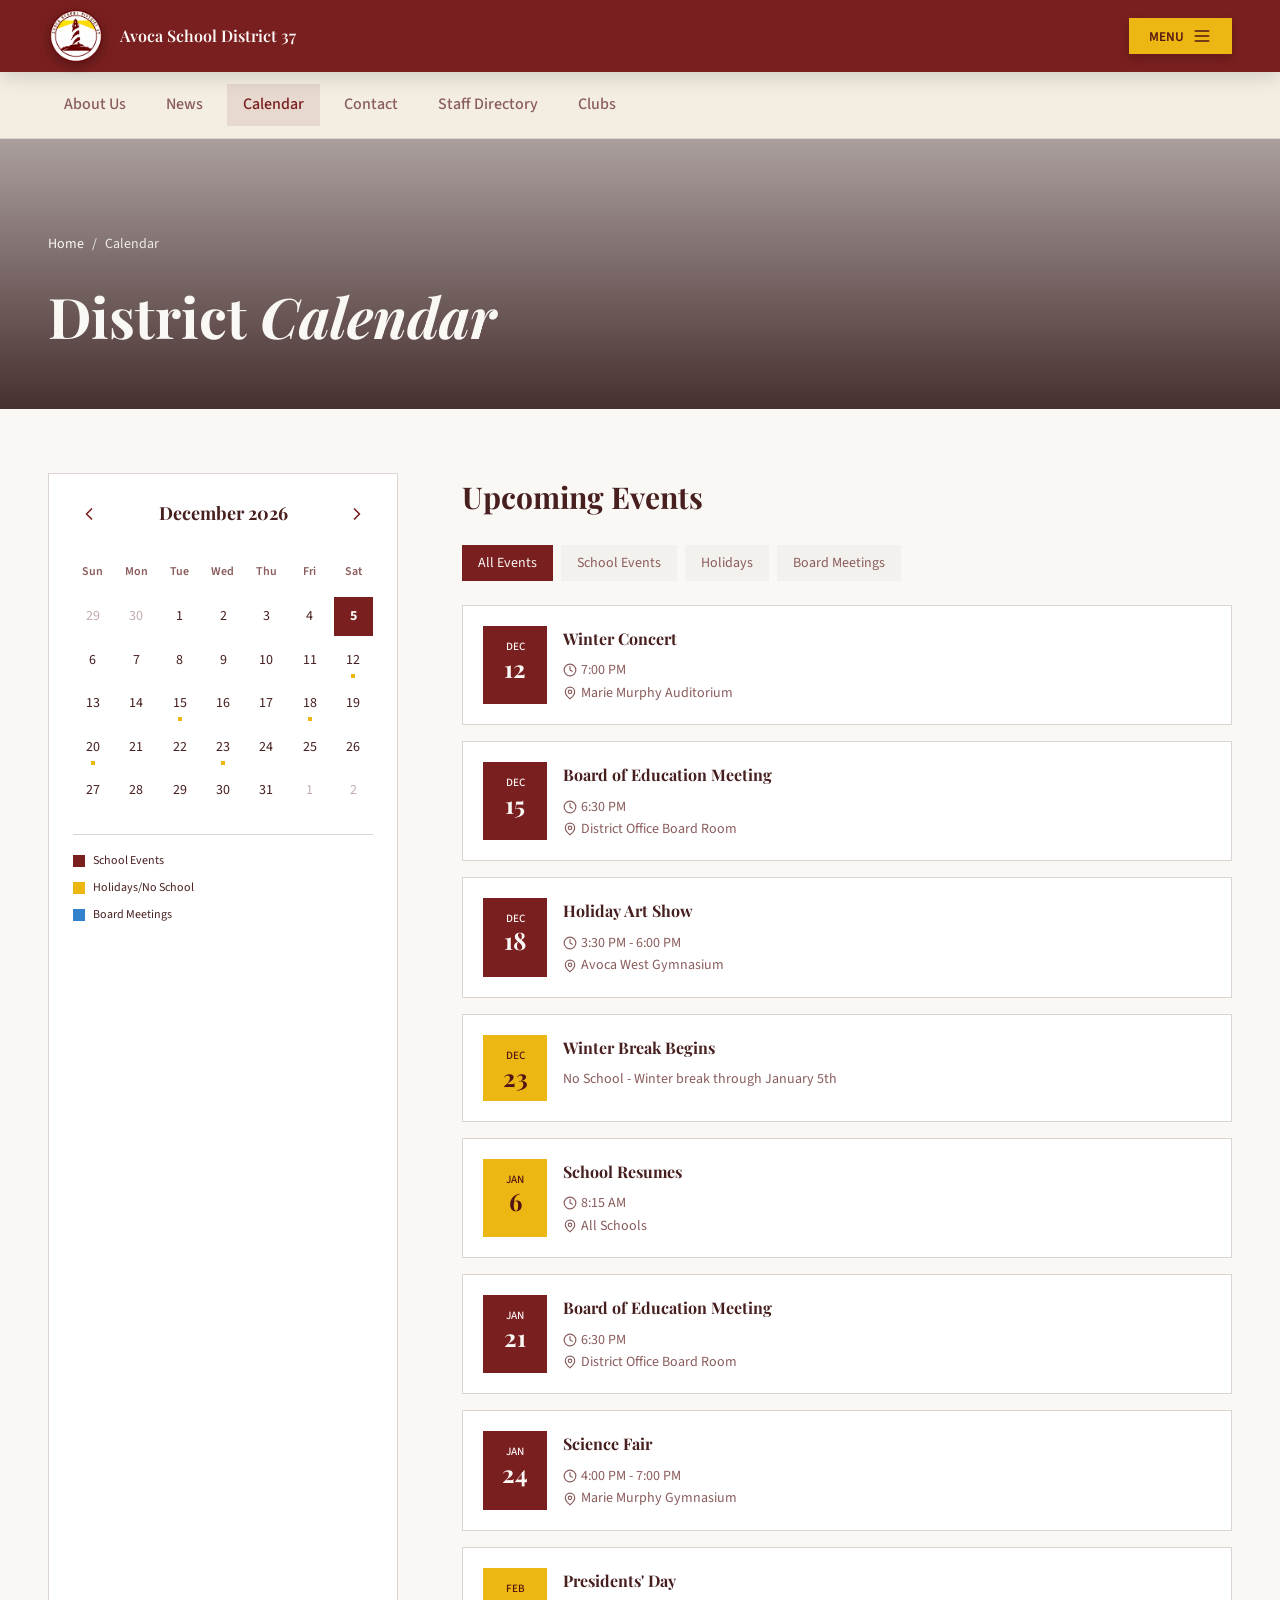
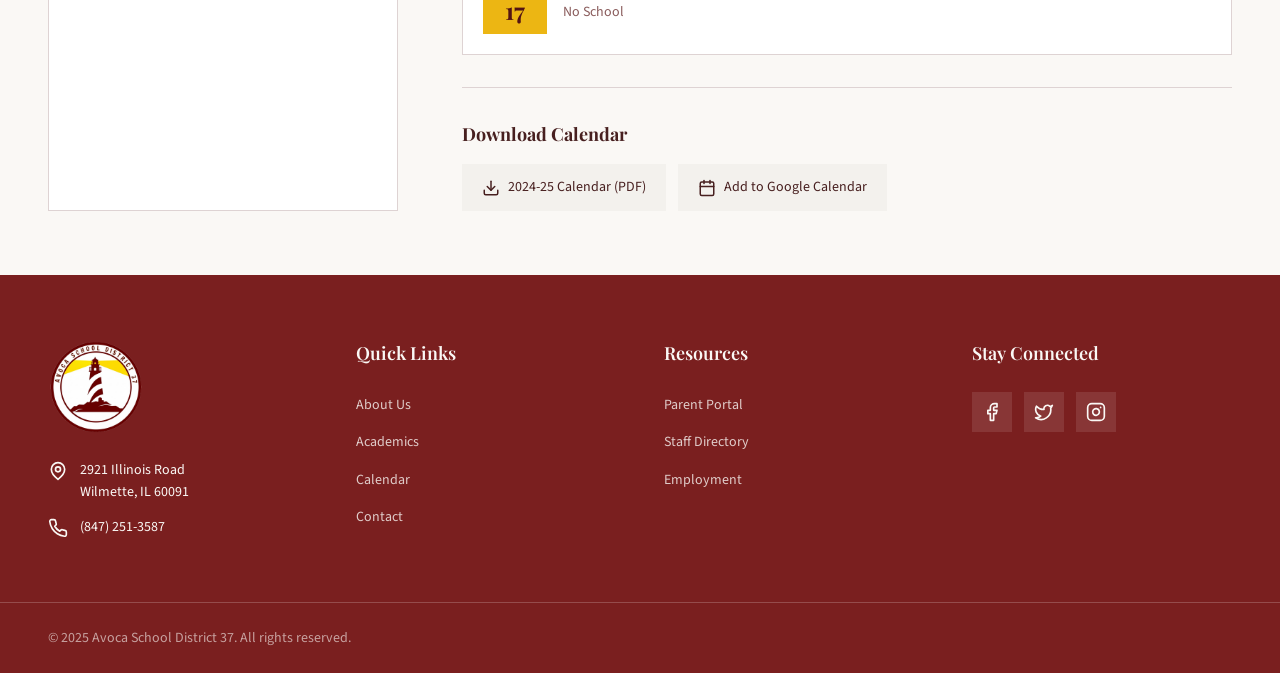
<file: public/static/calendar.html>
<!DOCTYPE html>
<html lang="en">
<head>
  <meta charset="UTF-8">
  <meta name="viewport" content="width=device-width, initial-scale=1.0">
  <meta name="description" content="View the Avoca School District 37 calendar - School events, holidays, board meetings, and important dates.">
  <title>Calendar | Avoca School District 37</title>
  <link rel="stylesheet" href="styles.css">
  <link rel="preconnect" href="https://fonts.googleapis.com">
  <link rel="preconnect" href="https://fonts.gstatic.com" crossorigin>
  <link href="https://fonts.googleapis.com/css2?family=Playfair+Display:ital,wght@0,400;0,500;0,600;0,700;1,400;1,500&family=Source+Sans+3:wght@300;400;500;600;700&display=swap" rel="stylesheet">
</head>
<body>
  <!-- Header -->
  <header class="header header-inner" id="header">
    <div class="header-logo">
      <a href="index.html">
        <img src="../avoca-logo.png" alt="Avoca School District 37" class="logo-img">
      </a>
      <span class="header-title" id="header-title">Avoca School District 37</span>
    </div>
    <button class="menu-btn" id="menu-btn">
      <span class="menu-text">MENU</span>
      <span class="menu-text-open">CLOSE</span>
      <svg class="menu-icon" xmlns="http://www.w3.org/2000/svg" width="20" height="20" viewBox="0 0 24 24" fill="none" stroke="currentColor" stroke-width="2" stroke-linecap="round" stroke-linejoin="round">
        <line x1="4" x2="20" y1="12" y2="12"></line>
        <line x1="4" x2="20" y1="6" y2="6"></line>
        <line x1="4" x2="20" y1="18" y2="18"></line>
      </svg>
      <svg class="menu-icon-close" xmlns="http://www.w3.org/2000/svg" width="20" height="20" viewBox="0 0 24 24" fill="none" stroke="currentColor" stroke-width="2" stroke-linecap="round" stroke-linejoin="round">
        <path d="M18 6 6 18"></path>
        <path d="m6 6 12 12"></path>
      </svg>
    </button>
  </header>

  <!-- Secondary Navigation -->
  <nav class="secondary-nav">
    <div class="container">
      <ul class="secondary-nav-list">
        <li><a href="about.html">About Us</a></li>
        <li><a href="news.html">News</a></li>
        <li><a href="calendar.html" class="active">Calendar</a></li>
        <li><a href="contact.html">Contact</a></li>
        <li><a href="staff-directory.html">Staff Directory</a></li>
        <li><a href="clubs.html">Clubs</a></li>
      </ul>
    </div>
  </nav>

  <!-- Menu Overlay -->
  <div class="menu-overlay" id="menu-overlay">
    <div class="menu-header">
      <div class="menu-logo-wrap">
        <img src="../avoca-logo.png" alt="Avoca School District 37" class="menu-logo">
        <div>
          <h2>Avoca School District 37</h2>
          <p>Wilmette, Illinois</p>
        </div>
      </div>
      <button class="close-btn" id="close-btn">
        <svg xmlns="http://www.w3.org/2000/svg" width="32" height="32" viewBox="0 0 24 24" fill="none" stroke="currentColor" stroke-width="2" stroke-linecap="round" stroke-linejoin="round">
          <path d="M18 6 6 18"></path>
          <path d="m6 6 12 12"></path>
        </svg>
      </button>
    </div>

    <div class="menu-search">
      <svg xmlns="http://www.w3.org/2000/svg" width="20" height="20" viewBox="0 0 24 24" fill="none" stroke="currentColor" stroke-width="2" stroke-linecap="round" stroke-linejoin="round">
        <circle cx="11" cy="11" r="8"></circle>
        <path d="m21 21-4.3-4.3"></path>
      </svg>
      <input type="text" placeholder="Search...">
    </div>

    <div class="menu-quick-links">
      <a href="#">Parent Portal</a>
      <a href="#">Staff Directory</a>
      <a href="calendar.html">Calendar</a>
      <a href="contact.html">Contact Us</a>
    </div>

    <div class="menu-sections">
      <div class="menu-section">
        <h3>About</h3>
        <ul>
          <li><a href="about.html">Our District</a></li>
          <li><a href="about.html#mission">Mission & Vision</a></li>
          <li><a href="about.html#leadership">Leadership</a></li>
          <li><a href="about.html#board">Board of Education</a></li>
          <li><a href="#">Employment</a></li>
        </ul>
      </div>
      <div class="menu-section">
        <h3>Schools</h3>
        <ul>
          <li><a href="#">Avoca West</a></li>
          <li><a href="#">Marie Murphy</a></li>
          <li><a href="#">District Office</a></li>
        </ul>
      </div>
      <div class="menu-section">
        <h3>Academics</h3>
        <ul>
          <li><a href="#">Curriculum</a></li>
          <li><a href="#">Programs</a></li>
          <li><a href="#">Special Education</a></li>
          <li><a href="#">Gifted & Talented</a></li>
        </ul>
      </div>
      <div class="menu-section">
        <h3>Parents & Students</h3>
        <ul>
          <li><a href="#">Parent Portal</a></li>
          <li><a href="calendar.html">Calendar</a></li>
          <li><a href="#">Lunch Menu</a></li>
          <li><a href="#">Transportation</a></li>
          <li><a href="#">Health Services</a></li>
        </ul>
      </div>
      <div class="menu-section">
        <h3>Community</h3>
        <ul>
          <li><a href="news.html">News & Events</a></li>
          <li><a href="#">PTO</a></li>
          <li><a href="#">Foundation</a></li>
          <li><a href="#">Volunteer</a></li>
        </ul>
      </div>
      <div class="menu-section">
        <h3>Pages</h3>
        <ul>
          <li><a href="about.html">About Us</a></li>
          <li><a href="news.html">News</a></li>
          <li><a href="calendar.html">Calendar</a></li>
          <li><a href="contact.html">Contact</a></li>
          <li><a href="staff-directory.html">Staff Directory</a></li>
          <li><a href="clubs.html">Clubs & Activities</a></li>
          <li><a href="sidemenu-template.html">Side Menu Template</a></li>
        </ul>
      </div>
    </div>
  </div>

  <main>
    <!-- Page Hero -->
    <section class="page-hero page-hero-small">
      <div class="page-hero-bg" style="background-image: url('https://images.unsplash.com/photo-1506784983877-45594efa4cbe?w=1920&h=400&fit=crop');"></div>
      <div class="page-hero-overlay"></div>
      <div class="page-hero-content">
        <nav class="breadcrumb">
          <a href="index.html">Home</a>
          <span>/</span>
          <span>Calendar</span>
        </nav>
        <h1>District <span class="italic">Calendar</span></h1>
      </div>
    </section>

    <!-- Calendar Section -->
    <section class="calendar-page-section">
      <div class="container">
        <div class="calendar-page-grid">
          <!-- Calendar Widget -->
          <div class="calendar-widget">
            <div class="calendar-widget-header">
              <button class="calendar-nav-btn" id="cal-prev-month">
                <svg xmlns="http://www.w3.org/2000/svg" width="20" height="20" viewBox="0 0 24 24" fill="none" stroke="currentColor" stroke-width="2" stroke-linecap="round" stroke-linejoin="round"><path d="m15 18-6-6 6-6"/></svg>
              </button>
              <h3 id="calendar-month-year">December 2024</h3>
              <button class="calendar-nav-btn" id="cal-next-month">
                <svg xmlns="http://www.w3.org/2000/svg" width="20" height="20" viewBox="0 0 24 24" fill="none" stroke="currentColor" stroke-width="2" stroke-linecap="round" stroke-linejoin="round"><path d="m9 18 6-6-6-6"/></svg>
              </button>
            </div>
            <div class="calendar-widget-days">
              <div class="calendar-day-header">Sun</div>
              <div class="calendar-day-header">Mon</div>
              <div class="calendar-day-header">Tue</div>
              <div class="calendar-day-header">Wed</div>
              <div class="calendar-day-header">Thu</div>
              <div class="calendar-day-header">Fri</div>
              <div class="calendar-day-header">Sat</div>
            </div>
            <div class="calendar-widget-grid" id="calendar-grid">
              <!-- Days will be populated by JavaScript -->
            </div>
            
            <!-- Calendar Legend -->
            <div class="calendar-legend">
              <div class="legend-item">
                <span class="legend-dot event-school"></span>
                <span>School Events</span>
              </div>
              <div class="legend-item">
                <span class="legend-dot event-holiday"></span>
                <span>Holidays/No School</span>
              </div>
              <div class="legend-item">
                <span class="legend-dot event-board"></span>
                <span>Board Meetings</span>
              </div>
            </div>
          </div>

          <!-- Events List -->
          <div class="events-list-section">
            <h2>Upcoming Events</h2>
            
            <!-- Filter Tabs -->
            <div class="events-filter">
              <button class="filter-btn active" data-filter="all">All Events</button>
              <button class="filter-btn" data-filter="school">School Events</button>
              <button class="filter-btn" data-filter="holiday">Holidays</button>
              <button class="filter-btn" data-filter="board">Board Meetings</button>
            </div>

            <div class="events-list" id="events-list">
              <div class="event-item" data-type="school">
                <div class="event-date-block">
                  <span class="event-month">Dec</span>
                  <span class="event-day">12</span>
                </div>
                <div class="event-details">
                  <h4>Winter Concert</h4>
                  <p class="event-time"><svg xmlns="http://www.w3.org/2000/svg" width="14" height="14" viewBox="0 0 24 24" fill="none" stroke="currentColor" stroke-width="2" stroke-linecap="round" stroke-linejoin="round"><circle cx="12" cy="12" r="10"></circle><polyline points="12 6 12 12 16 14"></polyline></svg> 7:00 PM</p>
                  <p class="event-location"><svg xmlns="http://www.w3.org/2000/svg" width="14" height="14" viewBox="0 0 24 24" fill="none" stroke="currentColor" stroke-width="2" stroke-linecap="round" stroke-linejoin="round"><path d="M20 10c0 6-8 12-8 12s-8-6-8-12a8 8 0 0 1 16 0Z"></path><circle cx="12" cy="10" r="3"></circle></svg> Marie Murphy Auditorium</p>
                </div>
              </div>

              <div class="event-item" data-type="board">
                <div class="event-date-block">
                  <span class="event-month">Dec</span>
                  <span class="event-day">15</span>
                </div>
                <div class="event-details">
                  <h4>Board of Education Meeting</h4>
                  <p class="event-time"><svg xmlns="http://www.w3.org/2000/svg" width="14" height="14" viewBox="0 0 24 24" fill="none" stroke="currentColor" stroke-width="2" stroke-linecap="round" stroke-linejoin="round"><circle cx="12" cy="12" r="10"></circle><polyline points="12 6 12 12 16 14"></polyline></svg> 6:30 PM</p>
                  <p class="event-location"><svg xmlns="http://www.w3.org/2000/svg" width="14" height="14" viewBox="0 0 24 24" fill="none" stroke="currentColor" stroke-width="2" stroke-linecap="round" stroke-linejoin="round"><path d="M20 10c0 6-8 12-8 12s-8-6-8-12a8 8 0 0 1 16 0Z"></path><circle cx="12" cy="10" r="3"></circle></svg> District Office Board Room</p>
                </div>
              </div>

              <div class="event-item" data-type="school">
                <div class="event-date-block">
                  <span class="event-month">Dec</span>
                  <span class="event-day">18</span>
                </div>
                <div class="event-details">
                  <h4>Holiday Art Show</h4>
                  <p class="event-time"><svg xmlns="http://www.w3.org/2000/svg" width="14" height="14" viewBox="0 0 24 24" fill="none" stroke="currentColor" stroke-width="2" stroke-linecap="round" stroke-linejoin="round"><circle cx="12" cy="12" r="10"></circle><polyline points="12 6 12 12 16 14"></polyline></svg> 3:30 PM - 6:00 PM</p>
                  <p class="event-location"><svg xmlns="http://www.w3.org/2000/svg" width="14" height="14" viewBox="0 0 24 24" fill="none" stroke="currentColor" stroke-width="2" stroke-linecap="round" stroke-linejoin="round"><path d="M20 10c0 6-8 12-8 12s-8-6-8-12a8 8 0 0 1 16 0Z"></path><circle cx="12" cy="10" r="3"></circle></svg> Avoca West Gymnasium</p>
                </div>
              </div>

              <div class="event-item" data-type="holiday">
                <div class="event-date-block holiday">
                  <span class="event-month">Dec</span>
                  <span class="event-day">23</span>
                </div>
                <div class="event-details">
                  <h4>Winter Break Begins</h4>
                  <p class="event-desc">No School - Winter break through January 5th</p>
                </div>
              </div>

              <div class="event-item" data-type="holiday">
                <div class="event-date-block holiday">
                  <span class="event-month">Jan</span>
                  <span class="event-day">6</span>
                </div>
                <div class="event-details">
                  <h4>School Resumes</h4>
                  <p class="event-time"><svg xmlns="http://www.w3.org/2000/svg" width="14" height="14" viewBox="0 0 24 24" fill="none" stroke="currentColor" stroke-width="2" stroke-linecap="round" stroke-linejoin="round"><circle cx="12" cy="12" r="10"></circle><polyline points="12 6 12 12 16 14"></polyline></svg> 8:15 AM</p>
                  <p class="event-location"><svg xmlns="http://www.w3.org/2000/svg" width="14" height="14" viewBox="0 0 24 24" fill="none" stroke="currentColor" stroke-width="2" stroke-linecap="round" stroke-linejoin="round"><path d="M20 10c0 6-8 12-8 12s-8-6-8-12a8 8 0 0 1 16 0Z"></path><circle cx="12" cy="10" r="3"></circle></svg> All Schools</p>
                </div>
              </div>

              <div class="event-item" data-type="board">
                <div class="event-date-block">
                  <span class="event-month">Jan</span>
                  <span class="event-day">21</span>
                </div>
                <div class="event-details">
                  <h4>Board of Education Meeting</h4>
                  <p class="event-time"><svg xmlns="http://www.w3.org/2000/svg" width="14" height="14" viewBox="0 0 24 24" fill="none" stroke="currentColor" stroke-width="2" stroke-linecap="round" stroke-linejoin="round"><circle cx="12" cy="12" r="10"></circle><polyline points="12 6 12 12 16 14"></polyline></svg> 6:30 PM</p>
                  <p class="event-location"><svg xmlns="http://www.w3.org/2000/svg" width="14" height="14" viewBox="0 0 24 24" fill="none" stroke="currentColor" stroke-width="2" stroke-linecap="round" stroke-linejoin="round"><path d="M20 10c0 6-8 12-8 12s-8-6-8-12a8 8 0 0 1 16 0Z"></path><circle cx="12" cy="10" r="3"></circle></svg> District Office Board Room</p>
                </div>
              </div>

              <div class="event-item" data-type="school">
                <div class="event-date-block">
                  <span class="event-month">Jan</span>
                  <span class="event-day">24</span>
                </div>
                <div class="event-details">
                  <h4>Science Fair</h4>
                  <p class="event-time"><svg xmlns="http://www.w3.org/2000/svg" width="14" height="14" viewBox="0 0 24 24" fill="none" stroke="currentColor" stroke-width="2" stroke-linecap="round" stroke-linejoin="round"><circle cx="12" cy="12" r="10"></circle><polyline points="12 6 12 12 16 14"></polyline></svg> 4:00 PM - 7:00 PM</p>
                  <p class="event-location"><svg xmlns="http://www.w3.org/2000/svg" width="14" height="14" viewBox="0 0 24 24" fill="none" stroke="currentColor" stroke-width="2" stroke-linecap="round" stroke-linejoin="round"><path d="M20 10c0 6-8 12-8 12s-8-6-8-12a8 8 0 0 1 16 0Z"></path><circle cx="12" cy="10" r="3"></circle></svg> Marie Murphy Gymnasium</p>
                </div>
              </div>

              <div class="event-item" data-type="holiday">
                <div class="event-date-block holiday">
                  <span class="event-month">Feb</span>
                  <span class="event-day">17</span>
                </div>
                <div class="event-details">
                  <h4>Presidents' Day</h4>
                  <p class="event-desc">No School</p>
                </div>
              </div>
            </div>

            <!-- Download Links -->
            <div class="calendar-downloads">
              <h3>Download Calendar</h3>
              <div class="download-buttons">
                <a href="#" class="download-btn">
                  <svg xmlns="http://www.w3.org/2000/svg" width="18" height="18" viewBox="0 0 24 24" fill="none" stroke="currentColor" stroke-width="2" stroke-linecap="round" stroke-linejoin="round"><path d="M21 15v4a2 2 0 0 1-2 2H5a2 2 0 0 1-2-2v-4"></path><polyline points="7 10 12 15 17 10"></polyline><line x1="12" x2="12" y1="15" y2="3"></line></svg>
                  2024-25 Calendar (PDF)
                </a>
                <a href="#" class="download-btn">
                  <svg xmlns="http://www.w3.org/2000/svg" width="18" height="18" viewBox="0 0 24 24" fill="none" stroke="currentColor" stroke-width="2" stroke-linecap="round" stroke-linejoin="round"><rect width="18" height="18" x="3" y="4" rx="2" ry="2"></rect><line x1="16" x2="16" y1="2" y2="6"></line><line x1="8" x2="8" y1="2" y2="6"></line><line x1="3" x2="21" y1="10" y2="10"></line></svg>
                  Add to Google Calendar
                </a>
              </div>
            </div>
          </div>
        </div>
      </div>
    </section>
  </main>

  <!-- Footer -->
  <footer class="footer">
    <div class="container">
      <div class="footer-grid">
        <div class="footer-brand">
          <img src="../avoca-logo.png" alt="Avoca School District 37" class="footer-logo">
          <div class="footer-contact">
            <p>
              <svg xmlns="http://www.w3.org/2000/svg" width="20" height="20" viewBox="0 0 24 24" fill="none" stroke="currentColor" stroke-width="2" stroke-linecap="round" stroke-linejoin="round">
                <path d="M20 10c0 6-8 12-8 12s-8-6-8-12a8 8 0 0 1 16 0Z"></path>
                <circle cx="12" cy="10" r="3"></circle>
              </svg>
              <span>2921 Illinois Road<br>Wilmette, IL 60091</span>
            </p>
            <p>
              <svg xmlns="http://www.w3.org/2000/svg" width="20" height="20" viewBox="0 0 24 24" fill="none" stroke="currentColor" stroke-width="2" stroke-linecap="round" stroke-linejoin="round">
                <path d="M22 16.92v3a2 2 0 0 1-2.18 2 19.79 19.79 0 0 1-8.63-3.07 19.5 19.5 0 0 1-6-6 19.79 19.79 0 0 1-3.07-8.67A2 2 0 0 1 4.11 2h3a2 2 0 0 1 2 1.72 12.84 12.84 0 0 0 .7 2.81 2 2 0 0 1-.45 2.11L8.09 9.91a16 16 0 0 0 6 6l1.27-1.27a2 2 0 0 1 2.11-.45 12.84 12.84 0 0 0 2.81.7A2 2 0 0 1 22 16.92z"></path>
              </svg>
              <span>(847) 251-3587</span>
            </p>
          </div>
        </div>
        
        <div class="footer-links">
          <h3>Quick Links</h3>
          <ul>
            <li><a href="about.html">About Us</a></li>
            <li><a href="#">Academics</a></li>
            <li><a href="calendar.html">Calendar</a></li>
            <li><a href="contact.html">Contact</a></li>
          </ul>
        </div>
        
        <div class="footer-links">
          <h3>Resources</h3>
          <ul>
            <li><a href="#">Parent Portal</a></li>
            <li><a href="#">Staff Directory</a></li>
            <li><a href="#">Employment</a></li>
          </ul>
        </div>
        
        <div class="footer-social">
          <h3>Stay Connected</h3>
          <div class="social-icons">
            <a href="#"><svg xmlns="http://www.w3.org/2000/svg" width="20" height="20" viewBox="0 0 24 24" fill="none" stroke="currentColor" stroke-width="2" stroke-linecap="round" stroke-linejoin="round"><path d="M18 2h-3a5 5 0 0 0-5 5v3H7v4h3v8h4v-8h3l1-4h-4V7a1 1 0 0 1 1-1h3z"></path></svg></a>
            <a href="#"><svg xmlns="http://www.w3.org/2000/svg" width="20" height="20" viewBox="0 0 24 24" fill="none" stroke="currentColor" stroke-width="2" stroke-linecap="round" stroke-linejoin="round"><path d="M22 4s-.7 2.1-2 3.4c1.6 10-9.4 17.3-18 11.6 2.2.1 4.4-.6 6-2C3 15.5.5 9.6 3 5c2.2 2.6 5.6 4.1 9 4-.9-4.2 4-6.6 7-3.8 1.1 0 3-1.2 3-1.2z"></path></svg></a>
            <a href="#"><svg xmlns="http://www.w3.org/2000/svg" width="20" height="20" viewBox="0 0 24 24" fill="none" stroke="currentColor" stroke-width="2" stroke-linecap="round" stroke-linejoin="round"><rect width="20" height="20" x="2" y="2" rx="5" ry="5"></rect><path d="M16 11.37A4 4 0 1 1 12.63 8 4 4 0 0 1 16 11.37z"></path><line x1="17.5" x2="17.51" y1="6.5" y2="6.5"></line></svg></a>
          </div>
        </div>
      </div>
    </div>
    
    <div class="footer-bottom">
      <div class="container">
        <p>© 2025 Avoca School District 37. All rights reserved.</p>
      </div>
    </div>
  </footer>

  <script src="script.js"></script>
</body>
</html>
</file>
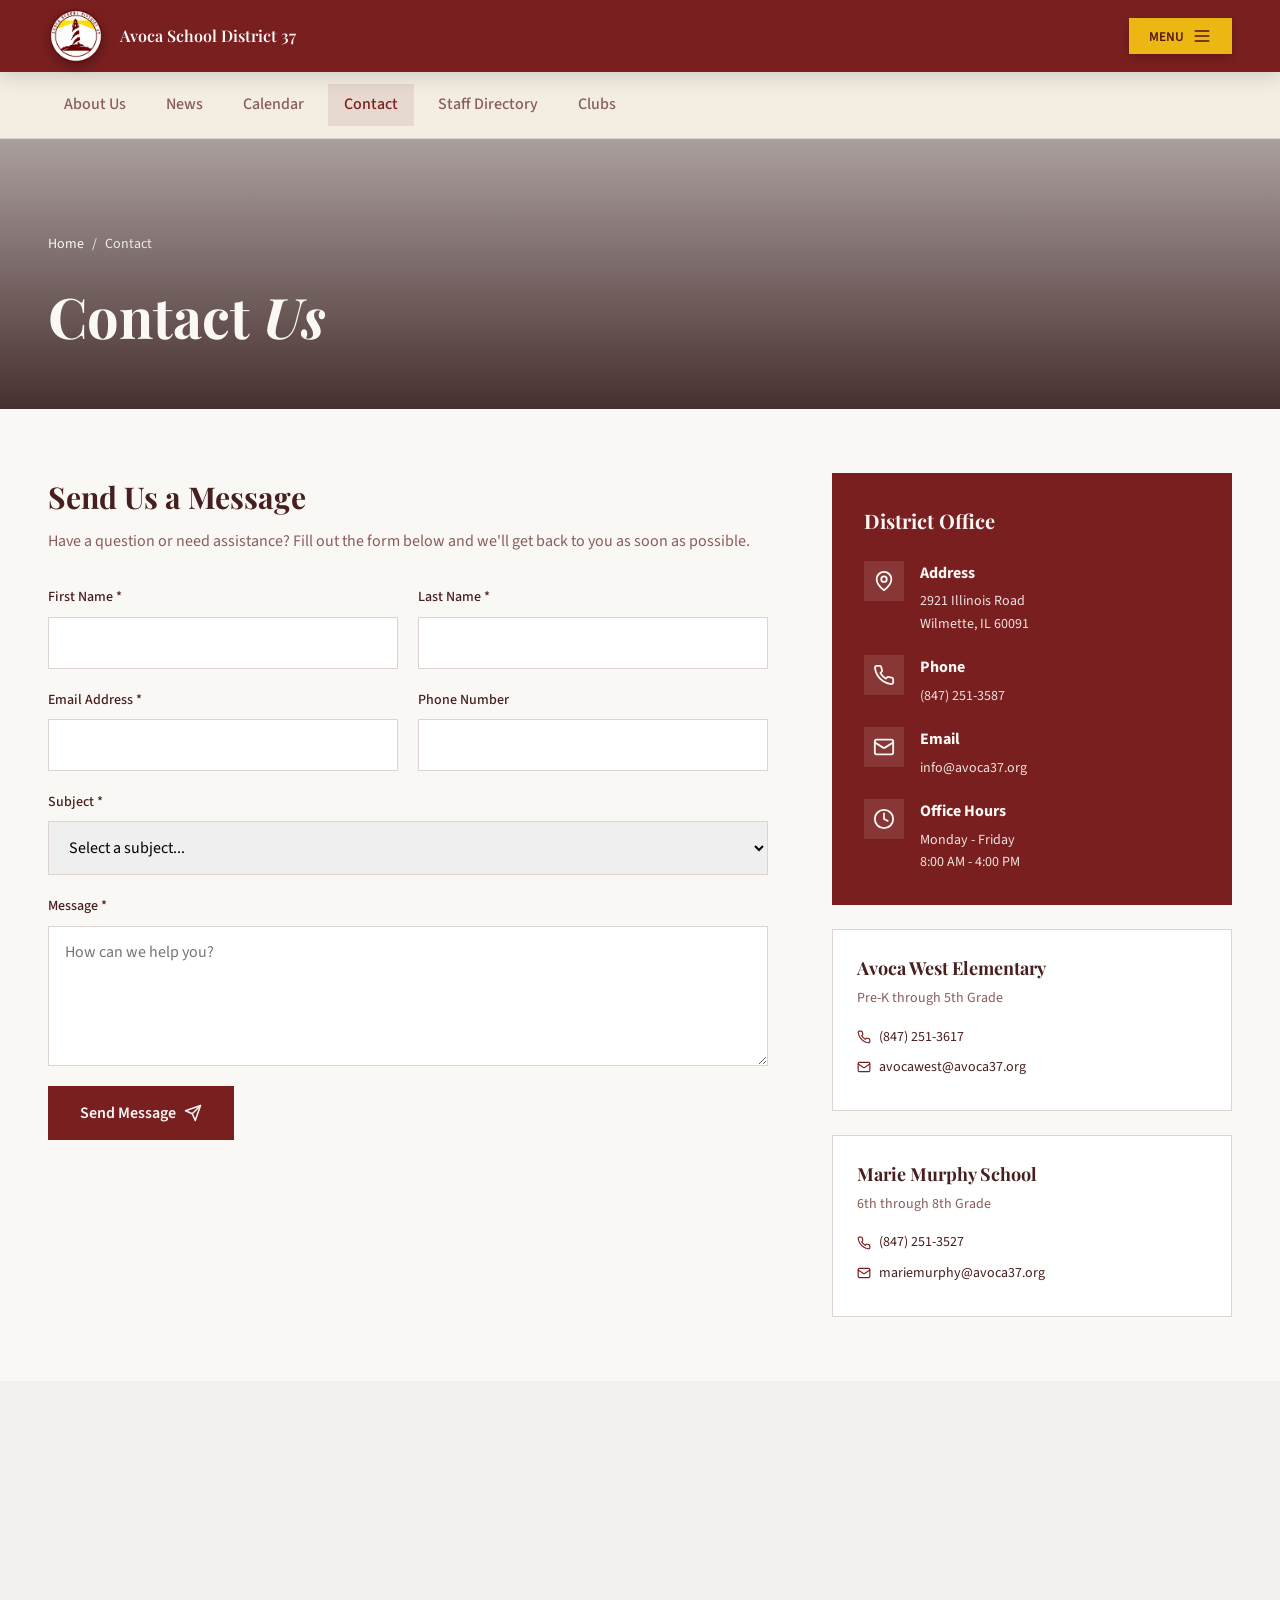
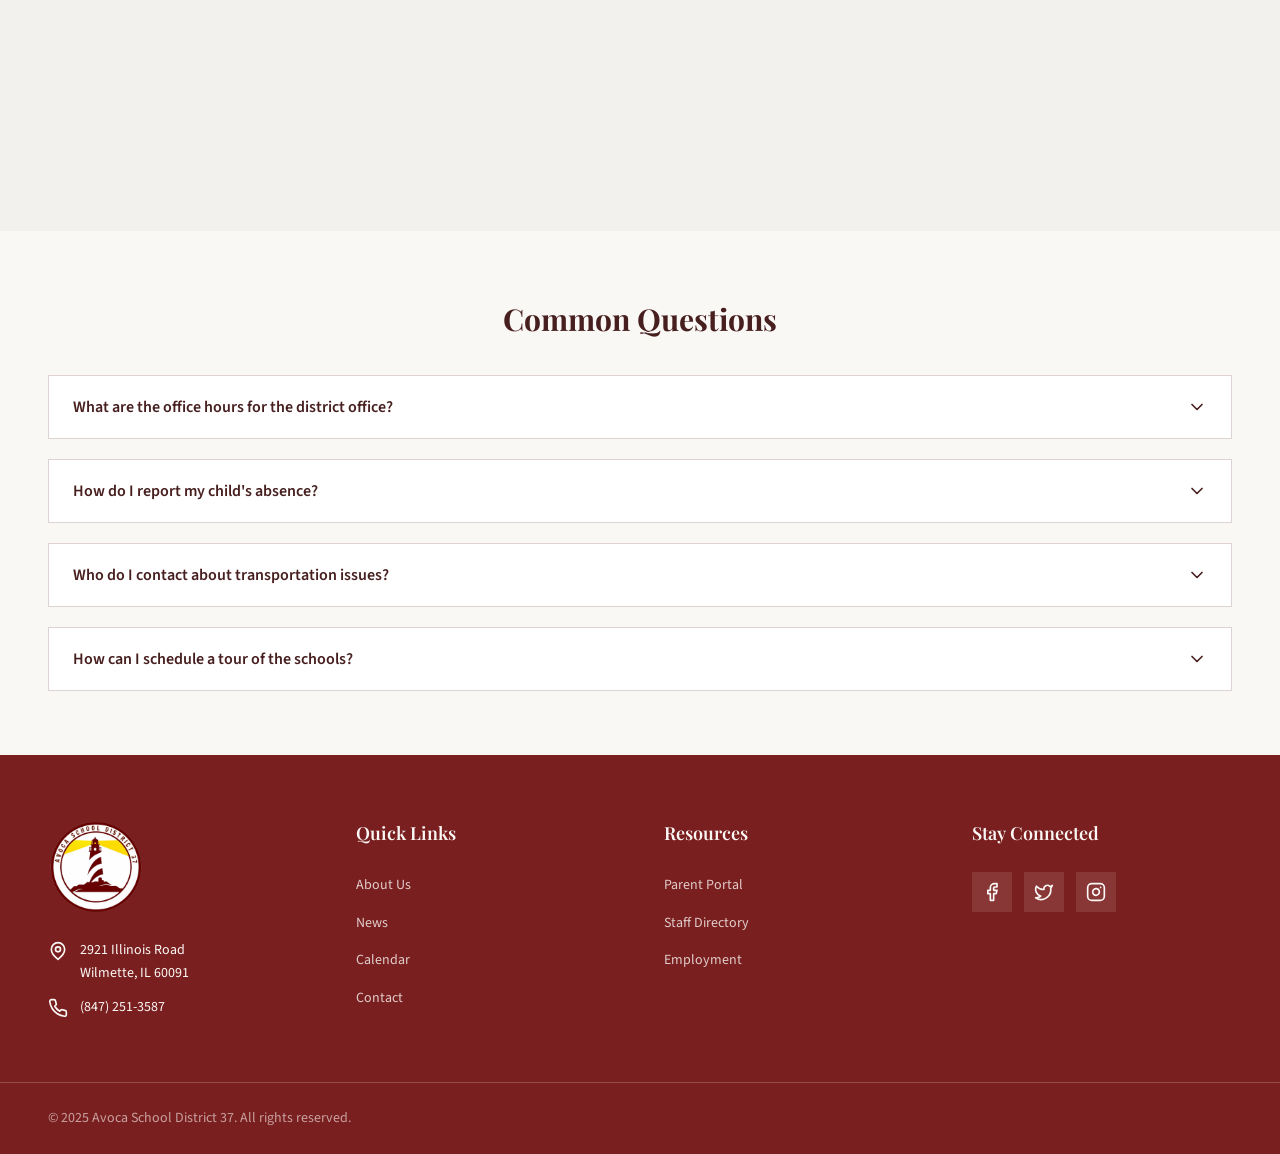
<file: public/static/contact.html>
<!DOCTYPE html>
<html lang="en">
<head>
  <meta charset="UTF-8">
  <meta name="viewport" content="width=device-width, initial-scale=1.0">
  <meta name="description" content="Contact Avoca School District 37 - Phone, email, address, and online contact form for Wilmette, Illinois schools.">
  <title>Contact Us | Avoca School District 37</title>
  <link rel="stylesheet" href="styles.css">
  <link rel="preconnect" href="https://fonts.googleapis.com">
  <link rel="preconnect" href="https://fonts.gstatic.com" crossorigin>
  <link href="https://fonts.googleapis.com/css2?family=Playfair+Display:ital,wght@0,400;0,500;0,600;0,700;1,400;1,500&family=Source+Sans+3:wght@300;400;500;600;700&display=swap" rel="stylesheet">
</head>
<body>
  <!-- Header -->
  <header class="header header-inner" id="header">
    <div class="header-logo">
      <a href="index.html">
        <img src="../avoca-logo.png" alt="Avoca School District 37" class="logo-img">
      </a>
      <span class="header-title" id="header-title">Avoca School District 37</span>
    </div>
    <button class="menu-btn" id="menu-btn">
      <span class="menu-text">MENU</span>
      <span class="menu-text-open">CLOSE</span>
      <svg class="menu-icon" xmlns="http://www.w3.org/2000/svg" width="20" height="20" viewBox="0 0 24 24" fill="none" stroke="currentColor" stroke-width="2" stroke-linecap="round" stroke-linejoin="round">
        <line x1="4" x2="20" y1="12" y2="12"></line>
        <line x1="4" x2="20" y1="6" y2="6"></line>
        <line x1="4" x2="20" y1="18" y2="18"></line>
      </svg>
      <svg class="menu-icon-close" xmlns="http://www.w3.org/2000/svg" width="20" height="20" viewBox="0 0 24 24" fill="none" stroke="currentColor" stroke-width="2" stroke-linecap="round" stroke-linejoin="round">
        <path d="M18 6 6 18"></path>
        <path d="m6 6 12 12"></path>
      </svg>
    </button>
  </header>

  <!-- Secondary Navigation -->
  <nav class="secondary-nav">
    <div class="container">
      <ul class="secondary-nav-list">
        <li><a href="about.html">About Us</a></li>
        <li><a href="news.html">News</a></li>
        <li><a href="calendar.html">Calendar</a></li>
        <li><a href="contact.html" class="active">Contact</a></li>
        <li><a href="staff-directory.html">Staff Directory</a></li>
        <li><a href="clubs.html">Clubs</a></li>
      </ul>
    </div>
  </nav>

  <!-- Menu Overlay -->
  <div class="menu-overlay" id="menu-overlay">
    <div class="menu-header">
      <div class="menu-logo-wrap">
        <img src="../avoca-logo.png" alt="Avoca School District 37" class="menu-logo">
        <div>
          <h2>Avoca School District 37</h2>
          <p>Wilmette, Illinois</p>
        </div>
      </div>
      <button class="close-btn" id="close-btn">
        <svg xmlns="http://www.w3.org/2000/svg" width="32" height="32" viewBox="0 0 24 24" fill="none" stroke="currentColor" stroke-width="2" stroke-linecap="round" stroke-linejoin="round">
          <path d="M18 6 6 18"></path>
          <path d="m6 6 12 12"></path>
        </svg>
      </button>
    </div>

    <div class="menu-search">
      <svg xmlns="http://www.w3.org/2000/svg" width="20" height="20" viewBox="0 0 24 24" fill="none" stroke="currentColor" stroke-width="2" stroke-linecap="round" stroke-linejoin="round">
        <circle cx="11" cy="11" r="8"></circle>
        <path d="m21 21-4.3-4.3"></path>
      </svg>
      <input type="text" placeholder="Search...">
    </div>

    <div class="menu-quick-links">
      <a href="#">Parent Portal</a>
      <a href="#">Staff Directory</a>
      <a href="calendar.html">Calendar</a>
      <a href="contact.html">Contact Us</a>
    </div>

    <div class="menu-sections">
      <div class="menu-section">
        <h3>About</h3>
        <ul>
          <li><a href="about.html">Our District</a></li>
          <li><a href="about.html#mission">Mission & Vision</a></li>
          <li><a href="about.html#leadership">Leadership</a></li>
          <li><a href="about.html#board">Board of Education</a></li>
          <li><a href="#">Employment</a></li>
        </ul>
      </div>
      <div class="menu-section">
        <h3>Schools</h3>
        <ul>
          <li><a href="#">Avoca West</a></li>
          <li><a href="#">Marie Murphy</a></li>
          <li><a href="#">District Office</a></li>
        </ul>
      </div>
      <div class="menu-section">
        <h3>Academics</h3>
        <ul>
          <li><a href="#">Curriculum</a></li>
          <li><a href="#">Programs</a></li>
          <li><a href="#">Special Education</a></li>
          <li><a href="#">Gifted & Talented</a></li>
        </ul>
      </div>
      <div class="menu-section">
        <h3>Parents & Students</h3>
        <ul>
          <li><a href="#">Parent Portal</a></li>
          <li><a href="calendar.html">Calendar</a></li>
          <li><a href="#">Lunch Menu</a></li>
          <li><a href="#">Transportation</a></li>
          <li><a href="#">Health Services</a></li>
        </ul>
      </div>
      <div class="menu-section">
        <h3>Community</h3>
        <ul>
          <li><a href="news.html">News & Events</a></li>
          <li><a href="#">PTO</a></li>
          <li><a href="#">Foundation</a></li>
          <li><a href="#">Volunteer</a></li>
        </ul>
      </div>
      <div class="menu-section">
        <h3>Pages</h3>
        <ul>
          <li><a href="about.html">About Us</a></li>
          <li><a href="news.html">News</a></li>
          <li><a href="calendar.html">Calendar</a></li>
          <li><a href="contact.html">Contact</a></li>
          <li><a href="staff-directory.html">Staff Directory</a></li>
          <li><a href="clubs.html">Clubs & Activities</a></li>
          <li><a href="sidemenu-template.html">Side Menu Template</a></li>
        </ul>
      </div>
    </div>
  </div>

  <main>
    <!-- Page Hero -->
    <section class="page-hero page-hero-small">
      <div class="page-hero-bg" style="background-image: url('https://images.unsplash.com/photo-1423666639041-f56000c27a9a?w=1920&h=400&fit=crop');"></div>
      <div class="page-hero-overlay"></div>
      <div class="page-hero-content">
        <nav class="breadcrumb">
          <a href="index.html">Home</a>
          <span>/</span>
          <span>Contact</span>
        </nav>
        <h1>Contact <span class="italic">Us</span></h1>
      </div>
    </section>

    <!-- Contact Section -->
    <section class="contact-section">
      <div class="container">
        <div class="contact-grid">
          <!-- Contact Form -->
          <div class="contact-form-wrapper">
            <h2>Send Us a Message</h2>
            <p>Have a question or need assistance? Fill out the form below and we'll get back to you as soon as possible.</p>
            
            <form class="contact-form" id="contact-form">
              <div class="form-row">
                <div class="form-group">
                  <label for="first-name">First Name *</label>
                  <input type="text" id="first-name" name="first-name" required>
                </div>
                <div class="form-group">
                  <label for="last-name">Last Name *</label>
                  <input type="text" id="last-name" name="last-name" required>
                </div>
              </div>
              
              <div class="form-row">
                <div class="form-group">
                  <label for="email">Email Address *</label>
                  <input type="email" id="email" name="email" required>
                </div>
                <div class="form-group">
                  <label for="phone">Phone Number</label>
                  <input type="tel" id="phone" name="phone">
                </div>
              </div>
              
              <div class="form-group">
                <label for="subject">Subject *</label>
                <select id="subject" name="subject" required>
                  <option value="">Select a subject...</option>
                  <option value="general">General Inquiry</option>
                  <option value="enrollment">Enrollment</option>
                  <option value="academics">Academics</option>
                  <option value="athletics">Athletics</option>
                  <option value="transportation">Transportation</option>
                  <option value="facilities">Facilities</option>
                  <option value="other">Other</option>
                </select>
              </div>
              
              <div class="form-group">
                <label for="message">Message *</label>
                <textarea id="message" name="message" rows="5" required placeholder="How can we help you?"></textarea>
              </div>
              
              <button type="submit" class="submit-btn">
                Send Message
                <svg xmlns="http://www.w3.org/2000/svg" width="18" height="18" viewBox="0 0 24 24" fill="none" stroke="currentColor" stroke-width="2" stroke-linecap="round" stroke-linejoin="round"><path d="m22 2-7 20-4-9-9-4Z"></path><path d="M22 2 11 13"></path></svg>
              </button>
            </form>
          </div>

          <!-- Contact Info -->
          <div class="contact-info-wrapper">
            <div class="contact-info-card">
              <h3>District Office</h3>
              <div class="contact-info-item">
                <div class="contact-icon">
                  <svg xmlns="http://www.w3.org/2000/svg" width="22" height="22" viewBox="0 0 24 24" fill="none" stroke="currentColor" stroke-width="2" stroke-linecap="round" stroke-linejoin="round"><path d="M20 10c0 6-8 12-8 12s-8-6-8-12a8 8 0 0 1 16 0Z"></path><circle cx="12" cy="10" r="3"></circle></svg>
                </div>
                <div>
                  <strong>Address</strong>
                  <p>2921 Illinois Road<br>Wilmette, IL 60091</p>
                </div>
              </div>
              <div class="contact-info-item">
                <div class="contact-icon">
                  <svg xmlns="http://www.w3.org/2000/svg" width="22" height="22" viewBox="0 0 24 24" fill="none" stroke="currentColor" stroke-width="2" stroke-linecap="round" stroke-linejoin="round"><path d="M22 16.92v3a2 2 0 0 1-2.18 2 19.79 19.79 0 0 1-8.63-3.07 19.5 19.5 0 0 1-6-6 19.79 19.79 0 0 1-3.07-8.67A2 2 0 0 1 4.11 2h3a2 2 0 0 1 2 1.72 12.84 12.84 0 0 0 .7 2.81 2 2 0 0 1-.45 2.11L8.09 9.91a16 16 0 0 0 6 6l1.27-1.27a2 2 0 0 1 2.11-.45 12.84 12.84 0 0 0 2.81.7A2 2 0 0 1 22 16.92z"></path></svg>
                </div>
                <div>
                  <strong>Phone</strong>
                  <p>(847) 251-3587</p>
                </div>
              </div>
              <div class="contact-info-item">
                <div class="contact-icon">
                  <svg xmlns="http://www.w3.org/2000/svg" width="22" height="22" viewBox="0 0 24 24" fill="none" stroke="currentColor" stroke-width="2" stroke-linecap="round" stroke-linejoin="round"><rect width="20" height="16" x="2" y="4" rx="2"></rect><path d="m22 7-8.97 5.7a1.94 1.94 0 0 1-2.06 0L2 7"></path></svg>
                </div>
                <div>
                  <strong>Email</strong>
                  <p>info@avoca37.org</p>
                </div>
              </div>
              <div class="contact-info-item">
                <div class="contact-icon">
                  <svg xmlns="http://www.w3.org/2000/svg" width="22" height="22" viewBox="0 0 24 24" fill="none" stroke="currentColor" stroke-width="2" stroke-linecap="round" stroke-linejoin="round"><circle cx="12" cy="12" r="10"></circle><polyline points="12 6 12 12 16 14"></polyline></svg>
                </div>
                <div>
                  <strong>Office Hours</strong>
                  <p>Monday - Friday<br>8:00 AM - 4:00 PM</p>
                </div>
              </div>
            </div>

            <!-- Schools Contact Cards -->
            <div class="school-contact-card">
              <h4>Avoca West Elementary</h4>
              <p class="school-grades">Pre-K through 5th Grade</p>
              <div class="school-contact-details">
                <p><svg xmlns="http://www.w3.org/2000/svg" width="14" height="14" viewBox="0 0 24 24" fill="none" stroke="currentColor" stroke-width="2" stroke-linecap="round" stroke-linejoin="round"><path d="M22 16.92v3a2 2 0 0 1-2.18 2 19.79 19.79 0 0 1-8.63-3.07 19.5 19.5 0 0 1-6-6 19.79 19.79 0 0 1-3.07-8.67A2 2 0 0 1 4.11 2h3a2 2 0 0 1 2 1.72 12.84 12.84 0 0 0 .7 2.81 2 2 0 0 1-.45 2.11L8.09 9.91a16 16 0 0 0 6 6l1.27-1.27a2 2 0 0 1 2.11-.45 12.84 12.84 0 0 0 2.81.7A2 2 0 0 1 22 16.92z"></path></svg> (847) 251-3617</p>
                <p><svg xmlns="http://www.w3.org/2000/svg" width="14" height="14" viewBox="0 0 24 24" fill="none" stroke="currentColor" stroke-width="2" stroke-linecap="round" stroke-linejoin="round"><rect width="20" height="16" x="2" y="4" rx="2"></rect><path d="m22 7-8.97 5.7a1.94 1.94 0 0 1-2.06 0L2 7"></path></svg> avocawest@avoca37.org</p>
              </div>
            </div>

            <div class="school-contact-card">
              <h4>Marie Murphy School</h4>
              <p class="school-grades">6th through 8th Grade</p>
              <div class="school-contact-details">
                <p><svg xmlns="http://www.w3.org/2000/svg" width="14" height="14" viewBox="0 0 24 24" fill="none" stroke="currentColor" stroke-width="2" stroke-linecap="round" stroke-linejoin="round"><path d="M22 16.92v3a2 2 0 0 1-2.18 2 19.79 19.79 0 0 1-8.63-3.07 19.5 19.5 0 0 1-6-6 19.79 19.79 0 0 1-3.07-8.67A2 2 0 0 1 4.11 2h3a2 2 0 0 1 2 1.72 12.84 12.84 0 0 0 .7 2.81 2 2 0 0 1-.45 2.11L8.09 9.91a16 16 0 0 0 6 6l1.27-1.27a2 2 0 0 1 2.11-.45 12.84 12.84 0 0 0 2.81.7A2 2 0 0 1 22 16.92z"></path></svg> (847) 251-3527</p>
                <p><svg xmlns="http://www.w3.org/2000/svg" width="14" height="14" viewBox="0 0 24 24" fill="none" stroke="currentColor" stroke-width="2" stroke-linecap="round" stroke-linejoin="round"><rect width="20" height="16" x="2" y="4" rx="2"></rect><path d="m22 7-8.97 5.7a1.94 1.94 0 0 1-2.06 0L2 7"></path></svg> mariemurphy@avoca37.org</p>
              </div>
            </div>
          </div>
        </div>
      </div>
    </section>

    <!-- Map Section -->
    <section class="map-section">
      <div class="map-container">
        <iframe 
          src="https://www.google.com/maps/embed?pb=!1m18!1m12!1m3!1d2962.7339508651!2d-87.76594682357697!3d42.079168071192665!2m3!1f0!2f0!3f0!3m2!1i1024!2i768!4f13.1!3m3!1m2!1s0x880fc5b39d9a9c35%3A0x5c8f85c4e3e7b4c0!2s2921%20Illinois%20Rd%2C%20Wilmette%2C%20IL%2060091!5e0!3m2!1sen!2sus!4v1702000000000!5m2!1sen!2sus" 
          width="100%" 
          height="450" 
          style="border:0;" 
          allowfullscreen="" 
          loading="lazy" 
          referrerpolicy="no-referrer-when-downgrade">
        </iframe>
      </div>
    </section>

    <!-- FAQ Section -->
    <section class="contact-faq-section">
      <div class="container">
        <h2>Common Questions</h2>
        
        <div class="faq-accordion">
          <div class="faq-item">
            <button class="faq-question">
              <span>What are the office hours for the district office?</span>
              <svg xmlns="http://www.w3.org/2000/svg" width="20" height="20" viewBox="0 0 24 24" fill="none" stroke="currentColor" stroke-width="2" stroke-linecap="round" stroke-linejoin="round"><path d="m6 9 6 6 6-6"/></svg>
            </button>
            <div class="faq-answer">
              <p>The district office is open Monday through Friday from 8:00 AM to 4:00 PM during the school year. Summer hours may vary - please call ahead during June, July, and August.</p>
            </div>
          </div>

          <div class="faq-item">
            <button class="faq-question">
              <span>How do I report my child's absence?</span>
              <svg xmlns="http://www.w3.org/2000/svg" width="20" height="20" viewBox="0 0 24 24" fill="none" stroke="currentColor" stroke-width="2" stroke-linecap="round" stroke-linejoin="round"><path d="m6 9 6 6 6-6"/></svg>
            </button>
            <div class="faq-answer">
              <p>Please contact your child's school directly before 9:00 AM. Avoca West can be reached at (847) 251-3617 and Marie Murphy at (847) 251-3527. You can also report absences through the Parent Portal.</p>
            </div>
          </div>

          <div class="faq-item">
            <button class="faq-question">
              <span>Who do I contact about transportation issues?</span>
              <svg xmlns="http://www.w3.org/2000/svg" width="20" height="20" viewBox="0 0 24 24" fill="none" stroke="currentColor" stroke-width="2" stroke-linecap="round" stroke-linejoin="round"><path d="m6 9 6 6 6-6"/></svg>
            </button>
            <div class="faq-answer">
              <p>For transportation questions or concerns, please contact the District Office at (847) 251-3587 and ask for the transportation coordinator. For morning emergencies, call before 7:00 AM.</p>
            </div>
          </div>

          <div class="faq-item">
            <button class="faq-question">
              <span>How can I schedule a tour of the schools?</span>
              <svg xmlns="http://www.w3.org/2000/svg" width="20" height="20" viewBox="0 0 24 24" fill="none" stroke="currentColor" stroke-width="2" stroke-linecap="round" stroke-linejoin="round"><path d="m6 9 6 6 6-6"/></svg>
            </button>
            <div class="faq-answer">
              <p>We'd love to show you our schools! Please contact the District Office to schedule a tour. We offer tours during school hours so prospective families can see our programs in action.</p>
            </div>
          </div>
        </div>
      </div>
    </section>
  </main>

  <!-- Footer -->
  <footer class="footer">
    <div class="container">
      <div class="footer-grid">
        <div class="footer-brand">
          <img src="../avoca-logo.png" alt="Avoca School District 37" class="footer-logo">
          <div class="footer-contact">
            <p>
              <svg xmlns="http://www.w3.org/2000/svg" width="20" height="20" viewBox="0 0 24 24" fill="none" stroke="currentColor" stroke-width="2" stroke-linecap="round" stroke-linejoin="round">
                <path d="M20 10c0 6-8 12-8 12s-8-6-8-12a8 8 0 0 1 16 0Z"></path>
                <circle cx="12" cy="10" r="3"></circle>
              </svg>
              <span>2921 Illinois Road<br>Wilmette, IL 60091</span>
            </p>
            <p>
              <svg xmlns="http://www.w3.org/2000/svg" width="20" height="20" viewBox="0 0 24 24" fill="none" stroke="currentColor" stroke-width="2" stroke-linecap="round" stroke-linejoin="round">
                <path d="M22 16.92v3a2 2 0 0 1-2.18 2 19.79 19.79 0 0 1-8.63-3.07 19.5 19.5 0 0 1-6-6 19.79 19.79 0 0 1-3.07-8.67A2 2 0 0 1 4.11 2h3a2 2 0 0 1 2 1.72 12.84 12.84 0 0 0 .7 2.81 2 2 0 0 1-.45 2.11L8.09 9.91a16 16 0 0 0 6 6l1.27-1.27a2 2 0 0 1 2.11-.45 12.84 12.84 0 0 0 2.81.7A2 2 0 0 1 22 16.92z"></path>
              </svg>
              <span>(847) 251-3587</span>
            </p>
          </div>
        </div>
        
        <div class="footer-links">
          <h3>Quick Links</h3>
          <ul>
            <li><a href="about.html">About Us</a></li>
            <li><a href="news.html">News</a></li>
            <li><a href="calendar.html">Calendar</a></li>
            <li><a href="contact.html">Contact</a></li>
          </ul>
        </div>
        
        <div class="footer-links">
          <h3>Resources</h3>
          <ul>
            <li><a href="#">Parent Portal</a></li>
            <li><a href="#">Staff Directory</a></li>
            <li><a href="#">Employment</a></li>
          </ul>
        </div>
        
        <div class="footer-social">
          <h3>Stay Connected</h3>
          <div class="social-icons">
            <a href="#"><svg xmlns="http://www.w3.org/2000/svg" width="20" height="20" viewBox="0 0 24 24" fill="none" stroke="currentColor" stroke-width="2" stroke-linecap="round" stroke-linejoin="round"><path d="M18 2h-3a5 5 0 0 0-5 5v3H7v4h3v8h4v-8h3l1-4h-4V7a1 1 0 0 1 1-1h3z"></path></svg></a>
            <a href="#"><svg xmlns="http://www.w3.org/2000/svg" width="20" height="20" viewBox="0 0 24 24" fill="none" stroke="currentColor" stroke-width="2" stroke-linecap="round" stroke-linejoin="round"><path d="M22 4s-.7 2.1-2 3.4c1.6 10-9.4 17.3-18 11.6 2.2.1 4.4-.6 6-2C3 15.5.5 9.6 3 5c2.2 2.6 5.6 4.1 9 4-.9-4.2 4-6.6 7-3.8 1.1 0 3-1.2 3-1.2z"></path></svg></a>
            <a href="#"><svg xmlns="http://www.w3.org/2000/svg" width="20" height="20" viewBox="0 0 24 24" fill="none" stroke="currentColor" stroke-width="2" stroke-linecap="round" stroke-linejoin="round"><rect width="20" height="20" x="2" y="2" rx="5" ry="5"></rect><path d="M16 11.37A4 4 0 1 1 12.63 8 4 4 0 0 1 16 11.37z"></path><line x1="17.5" x2="17.51" y1="6.5" y2="6.5"></line></svg></a>
          </div>
        </div>
      </div>
    </div>
    
    <div class="footer-bottom">
      <div class="container">
        <p>© 2025 Avoca School District 37. All rights reserved.</p>
      </div>
    </div>
  </footer>

  <script src="script.js"></script>
</body>
</html>
</file>
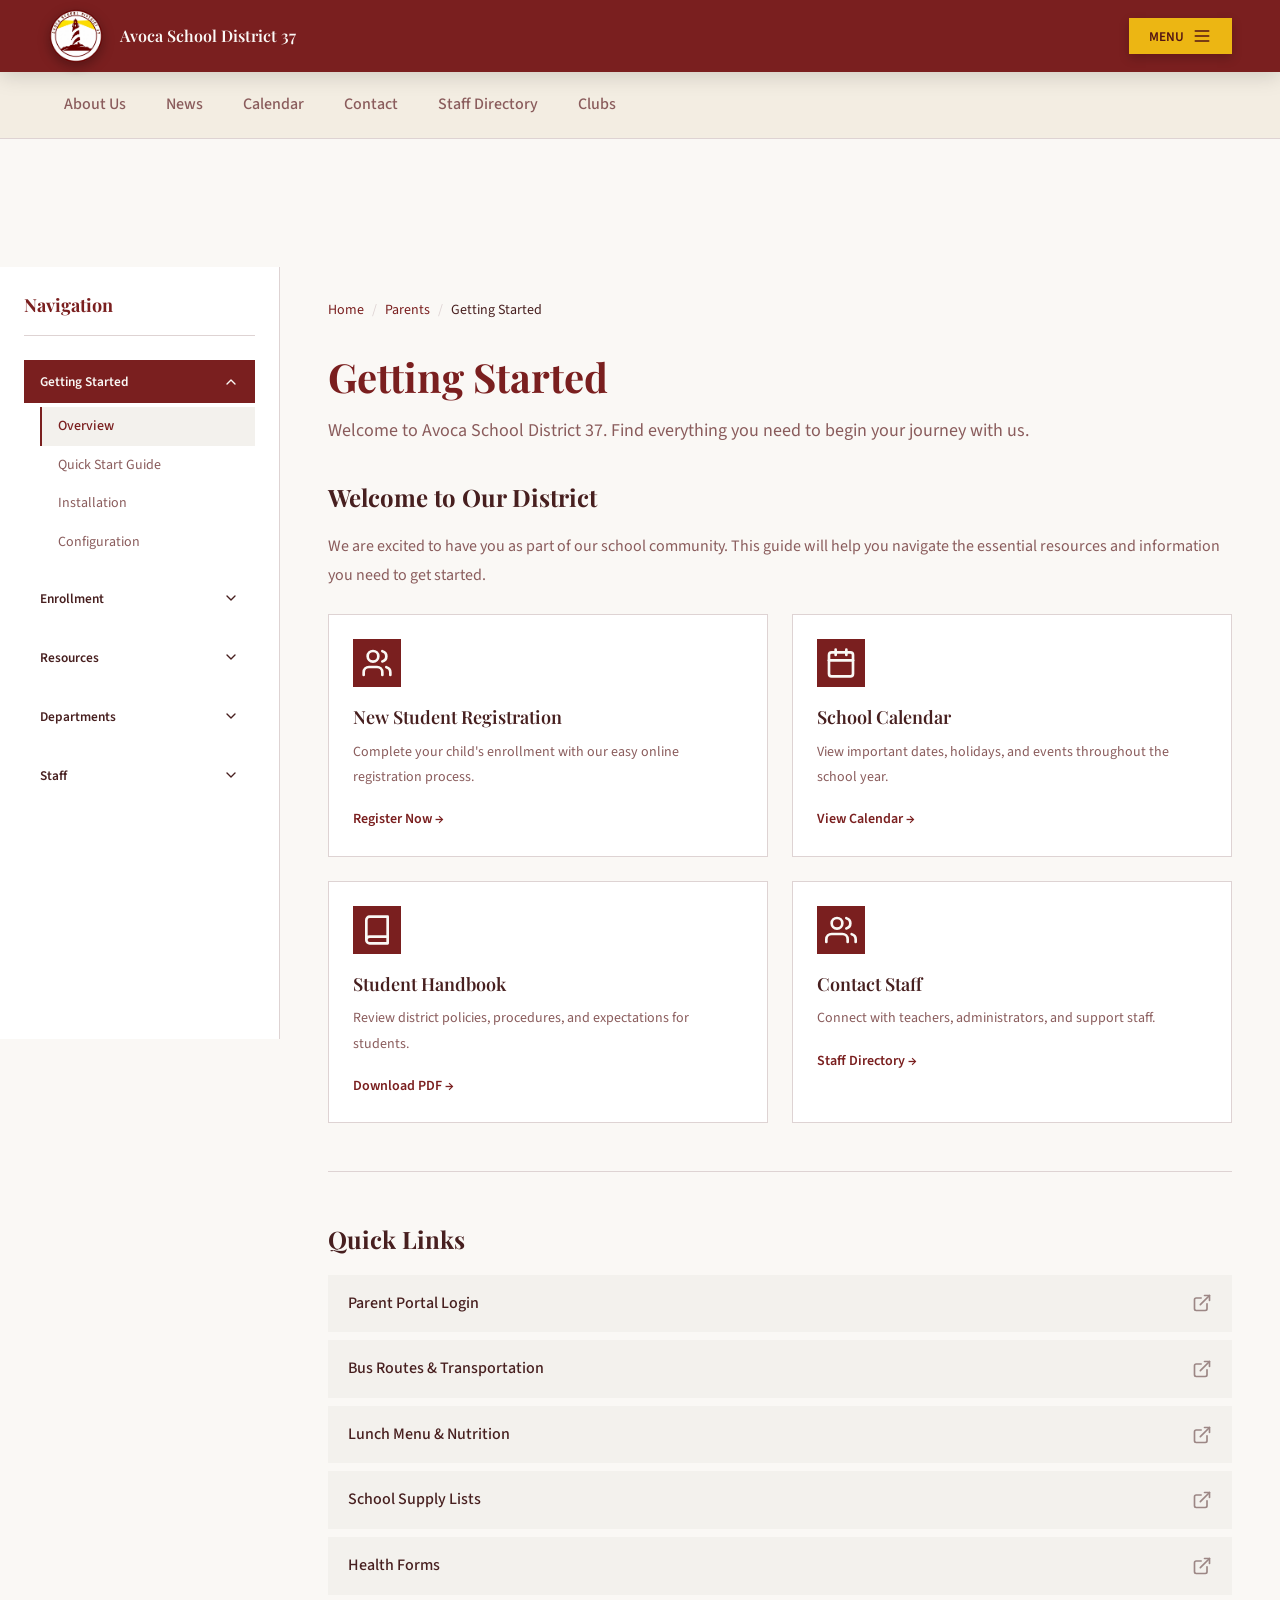
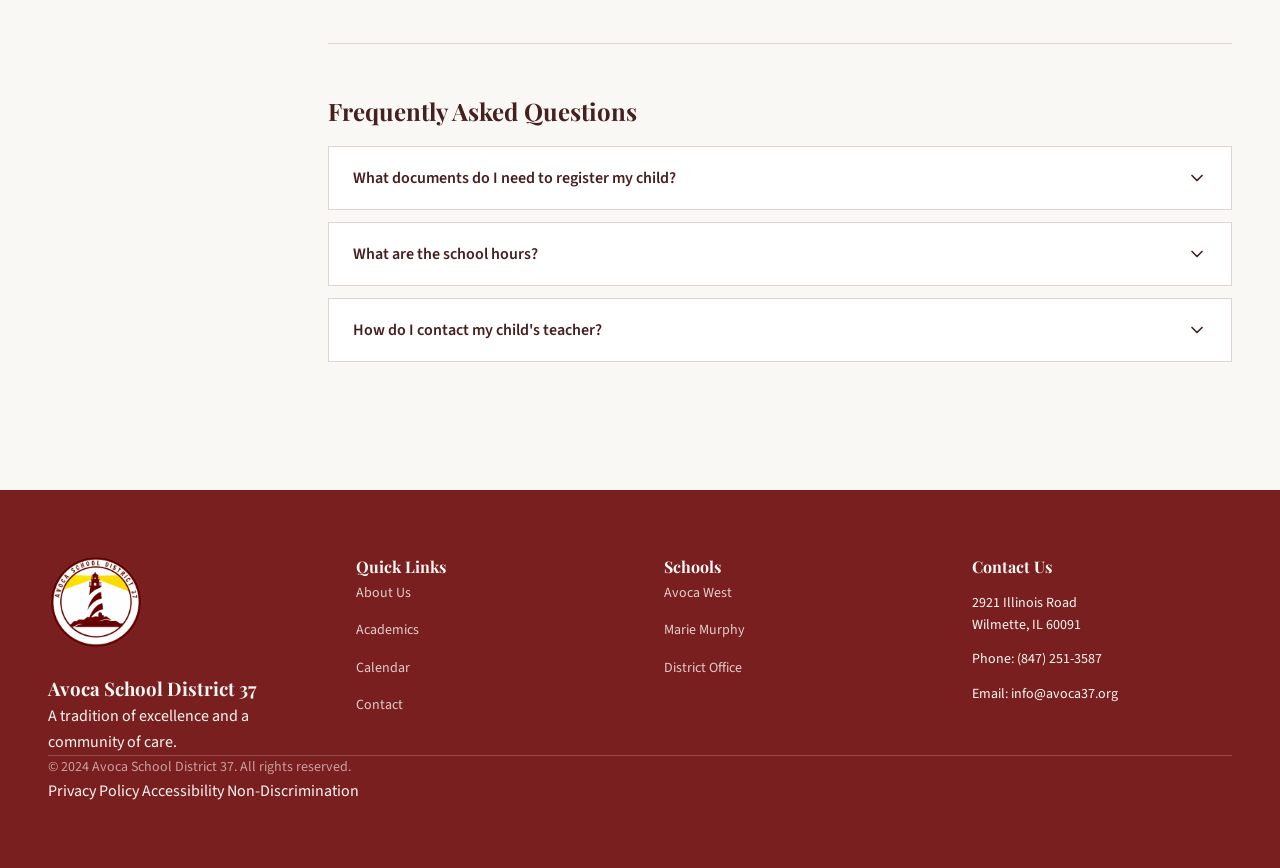
<file: public/static/sidemenu-template.html>
<!DOCTYPE html>
<html lang="en">
<head>
  <meta charset="UTF-8">
  <meta name="viewport" content="width=device-width, initial-scale=1.0">
  <meta name="description" content="Side Menu Template - Avoca School District 37">
  <title>Side Menu Template | Avoca School District 37</title>
  <link rel="stylesheet" href="styles.css">
  <link rel="preconnect" href="https://fonts.googleapis.com">
  <link rel="preconnect" href="https://fonts.gstatic.com" crossorigin>
  <link href="https://fonts.googleapis.com/css2?family=Playfair+Display:ital,wght@0,400;0,500;0,600;0,700;1,400;1,500&family=Source+Sans+3:wght@300;400;500;600;700&display=swap" rel="stylesheet">
</head>
<body class="has-sidemenu">
  <!-- Header -->
  <header class="header header-inner" id="header">
    <div class="header-logo">
      <a href="index.html">
        <img src="../avoca-logo.png" alt="Avoca School District 37" class="logo-img">
      </a>
      <span class="header-title" id="header-title">Avoca School District 37</span>
    </div>
    <button class="menu-btn" id="menu-btn">
      <span class="menu-text">MENU</span>
      <span class="menu-text-open">CLOSE</span>
      <svg class="menu-icon" xmlns="http://www.w3.org/2000/svg" width="20" height="20" viewBox="0 0 24 24" fill="none" stroke="currentColor" stroke-width="2" stroke-linecap="round" stroke-linejoin="round">
        <line x1="4" x2="20" y1="12" y2="12"></line>
        <line x1="4" x2="20" y1="6" y2="6"></line>
        <line x1="4" x2="20" y1="18" y2="18"></line>
      </svg>
      <svg class="menu-icon-close" xmlns="http://www.w3.org/2000/svg" width="20" height="20" viewBox="0 0 24 24" fill="none" stroke="currentColor" stroke-width="2" stroke-linecap="round" stroke-linejoin="round">
        <path d="M18 6 6 18"></path>
        <path d="m6 6 12 12"></path>
      </svg>
    </button>
  </header>

  <!-- Secondary Navigation -->
  <nav class="secondary-nav">
    <div class="container">
      <ul class="secondary-nav-list">
        <li><a href="about.html">About Us</a></li>
        <li><a href="news.html">News</a></li>
        <li><a href="calendar.html">Calendar</a></li>
        <li><a href="contact.html">Contact</a></li>
        <li><a href="staff-directory.html">Staff Directory</a></li>
        <li><a href="clubs.html">Clubs</a></li>
      </ul>
    </div>
  </nav>

  <!-- Menu Overlay -->
  <div class="menu-overlay" id="menu-overlay">
    <div class="menu-header">
      <div class="menu-logo-wrap">
        <img src="../avoca-logo.png" alt="Avoca School District 37" class="menu-logo">
        <div>
          <h2>Avoca School District 37</h2>
          <p>Wilmette, Illinois</p>
        </div>
      </div>
      <button class="close-btn" id="close-btn">
        <svg xmlns="http://www.w3.org/2000/svg" width="32" height="32" viewBox="0 0 24 24" fill="none" stroke="currentColor" stroke-width="2" stroke-linecap="round" stroke-linejoin="round">
          <path d="M18 6 6 18"></path>
          <path d="m6 6 12 12"></path>
        </svg>
      </button>
    </div>

    <div class="menu-search">
      <svg xmlns="http://www.w3.org/2000/svg" width="20" height="20" viewBox="0 0 24 24" fill="none" stroke="currentColor" stroke-width="2" stroke-linecap="round" stroke-linejoin="round">
        <circle cx="11" cy="11" r="8"></circle>
        <path d="m21 21-4.3-4.3"></path>
      </svg>
      <input type="text" placeholder="Search...">
    </div>

    <div class="menu-quick-links">
      <a href="#">Parent Portal</a>
      <a href="#">Staff Directory</a>
      <a href="calendar.html">Calendar</a>
      <a href="contact.html">Contact Us</a>
    </div>

    <div class="menu-sections">
      <div class="menu-section">
        <h3>About</h3>
        <ul>
          <li><a href="about.html">Our District</a></li>
          <li><a href="about.html#mission">Mission & Vision</a></li>
          <li><a href="about.html#leadership">Leadership</a></li>
          <li><a href="about.html#board">Board of Education</a></li>
          <li><a href="#">Employment</a></li>
        </ul>
      </div>
      <div class="menu-section">
        <h3>Schools</h3>
        <ul>
          <li><a href="#">Avoca West</a></li>
          <li><a href="#">Marie Murphy</a></li>
          <li><a href="#">District Office</a></li>
        </ul>
      </div>
      <div class="menu-section">
        <h3>Academics</h3>
        <ul>
          <li><a href="#">Curriculum</a></li>
          <li><a href="#">Programs</a></li>
          <li><a href="#">Special Education</a></li>
          <li><a href="#">Gifted & Talented</a></li>
        </ul>
      </div>
      <div class="menu-section">
        <h3>Parents & Students</h3>
        <ul>
          <li><a href="#">Parent Portal</a></li>
          <li><a href="#">Calendar</a></li>
          <li><a href="#">Lunch Menu</a></li>
          <li><a href="#">Transportation</a></li>
          <li><a href="#">Health Services</a></li>
        </ul>
      </div>
      <div class="menu-section">
        <h3>Community</h3>
        <ul>
          <li><a href="#">News & Events</a></li>
          <li><a href="#">PTO</a></li>
          <li><a href="#">Foundation</a></li>
          <li><a href="#">Volunteer</a></li>
        </ul>
      </div>
      <div class="menu-section">
        <h3>Pages</h3>
        <ul>
          <li><a href="about.html">About Us</a></li>
          <li><a href="news.html">News</a></li>
          <li><a href="calendar.html">Calendar</a></li>
          <li><a href="contact.html">Contact</a></li>
          <li><a href="staff-directory.html">Staff Directory</a></li>
          <li><a href="clubs.html">Clubs & Activities</a></li>
          <li><a href="sidemenu-template.html">Side Menu Template</a></li>
        </ul>
      </div>
    </div>

    <div class="menu-contact">
      <div class="contact-item">
        <svg xmlns="http://www.w3.org/2000/svg" width="20" height="20" viewBox="0 0 24 24" fill="none" stroke="currentColor" stroke-width="2" stroke-linecap="round" stroke-linejoin="round">
          <path d="M22 16.92v3a2 2 0 0 1-2.18 2 19.79 19.79 0 0 1-8.63-3.07 19.5 19.5 0 0 1-6-6 19.79 19.79 0 0 1-3.07-8.67A2 2 0 0 1 4.11 2h3a2 2 0 0 1 2 1.72 12.84 12.84 0 0 0 .7 2.81 2 2 0 0 1-.45 2.11L8.09 9.91a16 16 0 0 0 6 6l1.27-1.27a2 2 0 0 1 2.11-.45 12.84 12.84 0 0 0 2.81.7A2 2 0 0 1 22 16.92z"></path>
        </svg>
        <span>(847) 251-3587</span>
      </div>
      <div class="contact-item">
        <svg xmlns="http://www.w3.org/2000/svg" width="20" height="20" viewBox="0 0 24 24" fill="none" stroke="currentColor" stroke-width="2" stroke-linecap="round" stroke-linejoin="round">
          <rect width="20" height="16" x="2" y="4" rx="2"></rect>
          <path d="m22 7-8.97 5.7a1.94 1.94 0 0 1-2.06 0L2 7"></path>
        </svg>
        <span>info@avoca37.org</span>
      </div>
    </div>
  </div>

  <!-- Main Content with Side Menu -->
  <div class="sidemenu-layout">
    <!-- Side Menu -->
    <aside class="sidemenu" id="sidemenu">
      <button class="sidemenu-toggle" id="sidemenu-toggle">
        <svg xmlns="http://www.w3.org/2000/svg" width="20" height="20" viewBox="0 0 24 24" fill="none" stroke="currentColor" stroke-width="2" stroke-linecap="round" stroke-linejoin="round">
          <path d="m9 18 6-6-6-6"/>
        </svg>
      </button>
      
      <div class="sidemenu-content">
        <div class="sidemenu-header">
          <h3>Navigation</h3>
        </div>
        
        <nav class="sidemenu-nav">
          <div class="sidemenu-group">
            <button class="sidemenu-group-toggle active" data-group="getting-started">
              <span>Getting Started</span>
              <svg xmlns="http://www.w3.org/2000/svg" width="16" height="16" viewBox="0 0 24 24" fill="none" stroke="currentColor" stroke-width="2" stroke-linecap="round" stroke-linejoin="round">
                <path d="m6 9 6 6 6-6"/>
              </svg>
            </button>
            <ul class="sidemenu-links active" id="getting-started">
              <li><a href="#" class="active">Overview</a></li>
              <li><a href="#">Quick Start Guide</a></li>
              <li><a href="#">Installation</a></li>
              <li><a href="#">Configuration</a></li>
            </ul>
          </div>
          
          <div class="sidemenu-group">
            <button class="sidemenu-group-toggle" data-group="enrollment">
              <span>Enrollment</span>
              <svg xmlns="http://www.w3.org/2000/svg" width="16" height="16" viewBox="0 0 24 24" fill="none" stroke="currentColor" stroke-width="2" stroke-linecap="round" stroke-linejoin="round">
                <path d="m6 9 6 6 6-6"/>
              </svg>
            </button>
            <ul class="sidemenu-links" id="enrollment">
              <li><a href="#">New Students</a></li>
              <li><a href="#">Registration Forms</a></li>
              <li><a href="#">Transfer Students</a></li>
              <li><a href="#">School Choice</a></li>
              <li><a href="#">Kindergarten</a></li>
            </ul>
          </div>
          
          <div class="sidemenu-group">
            <button class="sidemenu-group-toggle" data-group="resources">
              <span>Resources</span>
              <svg xmlns="http://www.w3.org/2000/svg" width="16" height="16" viewBox="0 0 24 24" fill="none" stroke="currentColor" stroke-width="2" stroke-linecap="round" stroke-linejoin="round">
                <path d="m6 9 6 6 6-6"/>
              </svg>
            </button>
            <ul class="sidemenu-links" id="resources">
              <li><a href="#">Parent Handbook</a></li>
              <li><a href="#">Student Handbook</a></li>
              <li><a href="#">Forms & Documents</a></li>
              <li><a href="#">School Supply Lists</a></li>
            </ul>
          </div>
          
          <div class="sidemenu-group">
            <button class="sidemenu-group-toggle" data-group="departments">
              <span>Departments</span>
              <svg xmlns="http://www.w3.org/2000/svg" width="16" height="16" viewBox="0 0 24 24" fill="none" stroke="currentColor" stroke-width="2" stroke-linecap="round" stroke-linejoin="round">
                <path d="m6 9 6 6 6-6"/>
              </svg>
            </button>
            <ul class="sidemenu-links" id="departments">
              <li><a href="#">Curriculum</a></li>
              <li><a href="#">Special Education</a></li>
              <li><a href="#">Student Services</a></li>
              <li><a href="#">Technology</a></li>
              <li><a href="#">Transportation</a></li>
              <li><a href="#">Food Services</a></li>
            </ul>
          </div>
          
          <div class="sidemenu-group">
            <button class="sidemenu-group-toggle" data-group="staff">
              <span>Staff</span>
              <svg xmlns="http://www.w3.org/2000/svg" width="16" height="16" viewBox="0 0 24 24" fill="none" stroke="currentColor" stroke-width="2" stroke-linecap="round" stroke-linejoin="round">
                <path d="m6 9 6 6 6-6"/>
              </svg>
            </button>
            <ul class="sidemenu-links" id="staff">
              <li><a href="#">Staff Directory</a></li>
              <li><a href="#">Administration</a></li>
              <li><a href="#">Teachers</a></li>
              <li><a href="#">Support Staff</a></li>
            </ul>
          </div>
        </nav>
      </div>
    </aside>

    <!-- Main Content Area -->
    <main class="sidemenu-main">
      <!-- Breadcrumb -->
      <nav class="breadcrumb">
        <a href="index.html">Home</a>
        <span class="breadcrumb-sep">/</span>
        <a href="#">Parents</a>
        <span class="breadcrumb-sep">/</span>
        <span class="breadcrumb-current">Getting Started</span>
      </nav>

      <!-- Page Header -->
      <div class="page-header-inner">
        <h1>Getting Started</h1>
        <p>Welcome to Avoca School District 37. Find everything you need to begin your journey with us.</p>
      </div>

      <!-- Content Section -->
      <section class="content-section">
        <h2>Welcome to Our District</h2>
        <p>We are excited to have you as part of our school community. This guide will help you navigate the essential resources and information you need to get started.</p>
        
        <div class="info-cards-grid">
          <div class="info-card">
            <div class="info-card-icon">
              <svg xmlns="http://www.w3.org/2000/svg" width="32" height="32" viewBox="0 0 24 24" fill="none" stroke="currentColor" stroke-width="2" stroke-linecap="round" stroke-linejoin="round">
                <path d="M16 21v-2a4 4 0 0 0-4-4H6a4 4 0 0 0-4 4v2"></path>
                <circle cx="9" cy="7" r="4"></circle>
                <path d="M22 21v-2a4 4 0 0 0-3-3.87"></path>
                <path d="M16 3.13a4 4 0 0 1 0 7.75"></path>
              </svg>
            </div>
            <h3>New Student Registration</h3>
            <p>Complete your child's enrollment with our easy online registration process.</p>
            <a href="#" class="info-card-link">Register Now →</a>
          </div>
          
          <div class="info-card">
            <div class="info-card-icon">
              <svg xmlns="http://www.w3.org/2000/svg" width="32" height="32" viewBox="0 0 24 24" fill="none" stroke="currentColor" stroke-width="2" stroke-linecap="round" stroke-linejoin="round">
                <rect width="18" height="18" x="3" y="4" rx="2" ry="2"></rect>
                <line x1="16" x2="16" y1="2" y2="6"></line>
                <line x1="8" x2="8" y1="2" y2="6"></line>
                <line x1="3" x2="21" y1="10" y2="10"></line>
              </svg>
            </div>
            <h3>School Calendar</h3>
            <p>View important dates, holidays, and events throughout the school year.</p>
            <a href="calendar.html" class="info-card-link">View Calendar →</a>
          </div>
          
          <div class="info-card">
            <div class="info-card-icon">
              <svg xmlns="http://www.w3.org/2000/svg" width="32" height="32" viewBox="0 0 24 24" fill="none" stroke="currentColor" stroke-width="2" stroke-linecap="round" stroke-linejoin="round">
                <path d="M4 19.5v-15A2.5 2.5 0 0 1 6.5 2H20v20H6.5a2.5 2.5 0 0 1 0-5H20"></path>
              </svg>
            </div>
            <h3>Student Handbook</h3>
            <p>Review district policies, procedures, and expectations for students.</p>
            <a href="#" class="info-card-link">Download PDF →</a>
          </div>
          
          <div class="info-card">
            <div class="info-card-icon">
              <svg xmlns="http://www.w3.org/2000/svg" width="32" height="32" viewBox="0 0 24 24" fill="none" stroke="currentColor" stroke-width="2" stroke-linecap="round" stroke-linejoin="round">
                <path d="M17 21v-2a4 4 0 0 0-4-4H5a4 4 0 0 0-4 4v2"></path>
                <circle cx="9" cy="7" r="4"></circle>
                <path d="M23 21v-2a4 4 0 0 0-3-3.87"></path>
                <path d="M16 3.13a4 4 0 0 1 0 7.75"></path>
              </svg>
            </div>
            <h3>Contact Staff</h3>
            <p>Connect with teachers, administrators, and support staff.</p>
            <a href="contact.html" class="info-card-link">Staff Directory →</a>
          </div>
        </div>
      </section>

      <!-- Quick Links Section -->
      <section class="content-section">
        <h2>Quick Links</h2>
        <div class="quick-links-list">
          <a href="#" class="quick-link-item">
            <span>Parent Portal Login</span>
            <svg xmlns="http://www.w3.org/2000/svg" width="20" height="20" viewBox="0 0 24 24" fill="none" stroke="currentColor" stroke-width="2" stroke-linecap="round" stroke-linejoin="round">
              <path d="M18 13v6a2 2 0 0 1-2 2H5a2 2 0 0 1-2-2V8a2 2 0 0 1 2-2h6"></path>
              <polyline points="15 3 21 3 21 9"></polyline>
              <line x1="10" x2="21" y1="14" y2="3"></line>
            </svg>
          </a>
          <a href="#" class="quick-link-item">
            <span>Bus Routes & Transportation</span>
            <svg xmlns="http://www.w3.org/2000/svg" width="20" height="20" viewBox="0 0 24 24" fill="none" stroke="currentColor" stroke-width="2" stroke-linecap="round" stroke-linejoin="round">
              <path d="M18 13v6a2 2 0 0 1-2 2H5a2 2 0 0 1-2-2V8a2 2 0 0 1 2-2h6"></path>
              <polyline points="15 3 21 3 21 9"></polyline>
              <line x1="10" x2="21" y1="14" y2="3"></line>
            </svg>
          </a>
          <a href="#" class="quick-link-item">
            <span>Lunch Menu & Nutrition</span>
            <svg xmlns="http://www.w3.org/2000/svg" width="20" height="20" viewBox="0 0 24 24" fill="none" stroke="currentColor" stroke-width="2" stroke-linecap="round" stroke-linejoin="round">
              <path d="M18 13v6a2 2 0 0 1-2 2H5a2 2 0 0 1-2-2V8a2 2 0 0 1 2-2h6"></path>
              <polyline points="15 3 21 3 21 9"></polyline>
              <line x1="10" x2="21" y1="14" y2="3"></line>
            </svg>
          </a>
          <a href="#" class="quick-link-item">
            <span>School Supply Lists</span>
            <svg xmlns="http://www.w3.org/2000/svg" width="20" height="20" viewBox="0 0 24 24" fill="none" stroke="currentColor" stroke-width="2" stroke-linecap="round" stroke-linejoin="round">
              <path d="M18 13v6a2 2 0 0 1-2 2H5a2 2 0 0 1-2-2V8a2 2 0 0 1 2-2h6"></path>
              <polyline points="15 3 21 3 21 9"></polyline>
              <line x1="10" x2="21" y1="14" y2="3"></line>
            </svg>
          </a>
          <a href="#" class="quick-link-item">
            <span>Health Forms</span>
            <svg xmlns="http://www.w3.org/2000/svg" width="20" height="20" viewBox="0 0 24 24" fill="none" stroke="currentColor" stroke-width="2" stroke-linecap="round" stroke-linejoin="round">
              <path d="M18 13v6a2 2 0 0 1-2 2H5a2 2 0 0 1-2-2V8a2 2 0 0 1 2-2h6"></path>
              <polyline points="15 3 21 3 21 9"></polyline>
              <line x1="10" x2="21" y1="14" y2="3"></line>
            </svg>
          </a>
        </div>
      </section>

      <!-- FAQ Section -->
      <section class="content-section">
        <h2>Frequently Asked Questions</h2>
        <div class="faq-list">
          <div class="faq-item">
            <button class="faq-question">
              <span>What documents do I need to register my child?</span>
              <svg xmlns="http://www.w3.org/2000/svg" width="20" height="20" viewBox="0 0 24 24" fill="none" stroke="currentColor" stroke-width="2" stroke-linecap="round" stroke-linejoin="round">
                <path d="m6 9 6 6 6-6"/>
              </svg>
            </button>
            <div class="faq-answer">
              <p>To register your child, you will need: proof of residency (utility bill or lease), birth certificate, immunization records, previous school records (if applicable), and a completed registration form.</p>
            </div>
          </div>
          
          <div class="faq-item">
            <button class="faq-question">
              <span>What are the school hours?</span>
              <svg xmlns="http://www.w3.org/2000/svg" width="20" height="20" viewBox="0 0 24 24" fill="none" stroke="currentColor" stroke-width="2" stroke-linecap="round" stroke-linejoin="round">
                <path d="m6 9 6 6 6-6"/>
              </svg>
            </button>
            <div class="faq-answer">
              <p>Avoca West: 8:30 AM - 3:15 PM. Marie Murphy: 8:15 AM - 3:00 PM. Early dismissal days end at 11:30 AM for all schools.</p>
            </div>
          </div>
          
          <div class="faq-item">
            <button class="faq-question">
              <span>How do I contact my child's teacher?</span>
              <svg xmlns="http://www.w3.org/2000/svg" width="20" height="20" viewBox="0 0 24 24" fill="none" stroke="currentColor" stroke-width="2" stroke-linecap="round" stroke-linejoin="round">
                <path d="m6 9 6 6 6-6"/>
              </svg>
            </button>
            <div class="faq-answer">
              <p>You can contact teachers through the Parent Portal messaging system, via email (firstname.lastname@avoca37.org), or by calling the school office during business hours.</p>
            </div>
          </div>
        </div>
      </section>
    </main>
  </div>

  <!-- Footer -->
  <footer class="footer">
    <div class="container">
      <div class="footer-grid">
        <div class="footer-brand">
          <img src="../avoca-logo.png" alt="Avoca School District 37" class="footer-logo">
          <h3>Avoca School District 37</h3>
          <p>A tradition of excellence and a community of care.</p>
        </div>
        <div class="footer-links">
          <h4>Quick Links</h4>
          <ul>
            <li><a href="about.html">About Us</a></li>
            <li><a href="#">Academics</a></li>
            <li><a href="calendar.html">Calendar</a></li>
            <li><a href="contact.html">Contact</a></li>
          </ul>
        </div>
        <div class="footer-links">
          <h4>Schools</h4>
          <ul>
            <li><a href="#">Avoca West</a></li>
            <li><a href="#">Marie Murphy</a></li>
            <li><a href="#">District Office</a></li>
          </ul>
        </div>
        <div class="footer-contact">
          <h4>Contact Us</h4>
          <p>2921 Illinois Road<br>Wilmette, IL 60091</p>
          <p>Phone: (847) 251-3587</p>
          <p>Email: info@avoca37.org</p>
        </div>
      </div>
      <div class="footer-bottom">
        <p>&copy; 2024 Avoca School District 37. All rights reserved.</p>
        <div class="footer-bottom-links">
          <a href="#">Privacy Policy</a>
          <a href="#">Accessibility</a>
          <a href="#">Non-Discrimination</a>
        </div>
      </div>
    </div>
  </footer>

  <script src="script.js"></script>
  <script>
    // Side menu toggle
    document.addEventListener('DOMContentLoaded', function() {
      const sidemenu = document.getElementById('sidemenu');
      const sidemenuToggle = document.getElementById('sidemenu-toggle');
      
      if (sidemenuToggle && sidemenu) {
        sidemenuToggle.addEventListener('click', function() {
          sidemenu.classList.toggle('collapsed');
        });
      }
      
      // Side menu group toggles
      const groupToggles = document.querySelectorAll('.sidemenu-group-toggle');
      groupToggles.forEach(toggle => {
        toggle.addEventListener('click', function() {
          const groupId = this.getAttribute('data-group');
          const links = document.getElementById(groupId);
          
          this.classList.toggle('active');
          if (links) {
            links.classList.toggle('active');
          }
        });
      });
    });
  </script>
</body>
</html>
</file>
<file: public/static/styles.css>
/* ============================================
   Avoca School District 37 - Static CSS
   ============================================ */

/* CSS Variables */
:root {
  /* Colors - Deep maroon/burgundy with gold accents */
  --background: hsl(40, 30%, 97%);
  --foreground: hsl(0, 40%, 20%);
  --card: hsl(0, 0%, 100%);
  --card-foreground: hsl(0, 40%, 20%);
  --primary: hsl(0, 60%, 30%);
  --primary-foreground: hsl(40, 30%, 97%);
  --secondary: hsl(40, 40%, 92%);
  --secondary-foreground: hsl(0, 40%, 25%);
  --muted: hsl(40, 20%, 94%);
  --muted-foreground: hsl(0, 20%, 45%);
  --accent: hsl(45, 85%, 50%);
  --accent-foreground: hsl(0, 60%, 20%);
  --border: hsl(0, 15%, 85%);

  /* Typography */
  --font-sans: 'Source Sans 3', system-ui, sans-serif;
  --font-display: 'Playfair Display', Georgia, serif;
}

/* Reset & Base */
*, *::before, *::after {
  box-sizing: border-box;
  margin: 0;
  padding: 0;
}

html {
  scroll-behavior: smooth;
}

body {
  font-family: var(--font-sans);
  background-color: var(--background);
  color: var(--foreground);
  line-height: 1.6;
  -webkit-font-smoothing: antialiased;
}

h1, h2, h3, h4, h5, h6 {
  font-family: var(--font-display);
}

a {
  text-decoration: none;
  color: inherit;
}

img {
  max-width: 100%;
  height: auto;
  display: block;
}

button {
  cursor: pointer;
  border: none;
  background: none;
  font-family: inherit;
}

/* Container */
.container {
  max-width: 1400px;
  margin: 0 auto;
  padding: 0 1.5rem;
}

@media (min-width: 768px) {
  .container {
    padding: 0 3rem;
  }
}

/* Utilities */
.italic {
  font-style: italic;
}

.accent {
  color: var(--primary);
}

/* ============================================
   Header
   ============================================ */
.header {
  position: fixed;
  top: 0;
  left: 0;
  right: 0;
  z-index: 50;
  display: flex;
  align-items: center;
  justify-content: space-between;
  padding: 1rem 1.5rem;
  transition: all 0.3s ease;
}

@media (min-width: 768px) {
  .header {
    padding: 1rem 3rem;
  }
}

.header.menu-active {
  z-index: 200;
}

.header.menu-active .header-logo {
  opacity: 0;
  pointer-events: none;
}

.header.scrolled {
  background-color: var(--primary);
  box-shadow: 0 4px 20px rgba(0, 0, 0, 0.15);
  padding-top: 0.5rem;
  padding-bottom: 0.5rem;
}

.header.scrolled.menu-active {
  background-color: transparent;
  box-shadow: none;
}

.header-logo {
  display: flex;
  align-items: center;
  gap: 1rem;
}

.logo-img {
  width: 5rem;
  height: 5rem;
  filter: drop-shadow(0 4px 6px rgba(0, 0, 0, 0.3));
  transition: all 0.3s ease;
}

@media (min-width: 768px) {
  .logo-img {
    width: 7rem;
    height: 7rem;
  }
}

.header.scrolled .logo-img {
  width: 3rem;
  height: 3rem;
}

@media (min-width: 768px) {
  .header.scrolled .logo-img {
    width: 3.5rem;
    height: 3.5rem;
  }
}

.header-title {
  display: none;
  color: var(--primary-foreground);
  font-family: var(--font-display);
  font-weight: 600;
}

.header.scrolled .header-title {
  display: block;
}

@media (max-width: 767px) {
  .header.scrolled .header-title {
    display: none;
  }
}

.menu-btn {
  display: flex;
  align-items: center;
  gap: 0.5rem;
  padding: 0.5rem 1.25rem;
  background: rgba(128, 39, 39, 0.9);
  color: var(--primary-foreground);
  font-weight: 600;
  box-shadow: 0 4px 10px rgba(0, 0, 0, 0.2);
  transition: background 0.3s ease, box-shadow 0.3s ease;
  position: relative;
  z-index: 101;
}

.menu-btn .menu-text-open,
.menu-btn .menu-icon-close {
  display: none;
}

.menu-btn.menu-open .menu-text {
  display: inline;
}

.menu-btn.menu-open .menu-text-open {
  display: none;
}

.menu-btn.menu-open .menu-icon {
  display: inline;
}

.menu-btn.menu-open .menu-icon-close {
  display: none;
}

.menu-btn.menu-open {
  background: rgba(128, 39, 39, 0.9);
  box-shadow: 0 4px 10px rgba(0, 0, 0, 0.2);
}

.header.scrolled .menu-btn.menu-open {
  background: var(--accent);
  color: var(--accent-foreground);
}

.menu-btn:hover {
  background: var(--primary);
}

.menu-btn.menu-open:hover {
  background: var(--primary);
}

.header.scrolled .menu-btn:hover {
  background: hsl(45, 85%, 45%);
}

.header.scrolled .menu-btn.menu-open:hover {
  background: hsl(45, 85%, 45%);
}

/* ============================================
   Menu Overlay
   ============================================ */
.menu-overlay {
  position: fixed;
  inset: 0;
  z-index: 300;
  background: var(--primary);
  color: var(--primary-foreground);
  overflow-y: auto;
  padding-top: env(safe-area-inset-top);
  opacity: 0;
  visibility: hidden;
  transition: opacity 0.4s ease, visibility 0.4s ease;
}

.menu-overlay.open {
  opacity: 1;
  visibility: visible;
}

.menu-header {
  display: flex;
  align-items: center;
  justify-content: flex-start;
  padding: 1rem 1.5rem;
  border-bottom: 1px solid rgba(255, 255, 255, 0.2);
}

@media (min-width: 768px) {
  .menu-header {
    padding: 1rem 3rem;
  }
}

.menu-logo-wrap {
  display: flex;
  align-items: center;
  gap: 1rem;
}

.menu-logo {
  width: 4rem;
  height: 4rem;
}

.menu-logo-wrap h2 {
  font-size: 1.125rem;
  font-weight: 700;
}

.menu-logo-wrap p {
  font-size: 0.875rem;
  opacity: 0.7;
}

.close-btn {
  margin-left: auto;
  color: var(--primary-foreground);
  display: flex;
  align-items: center;
  justify-content: center;
  width: 3rem;
  height: 3rem;
  cursor: pointer;
}

.menu-search {
  padding: 1.5rem;
  border-bottom: 1px solid rgba(255, 255, 255, 0.2);
  position: relative;
}

@media (min-width: 768px) {
  .menu-search {
    padding: 1.5rem 3rem;
  }
}

.menu-search svg {
  position: absolute;
  left: 2.5rem;
  top: 50%;
  transform: translateY(-50%);
  opacity: 0.5;
}

@media (min-width: 768px) {
  .menu-search svg {
    left: 4rem;
  }
}

.menu-search input {
  width: 100%;
  max-width: 40rem;
  padding: 0.75rem 3rem;
  background: rgba(255, 255, 255, 0.1);
  border: 1px solid rgba(255, 255, 255, 0.2);
  color: var(--primary-foreground);
  font-size: 1rem;
}

.menu-search input::placeholder {
  color: rgba(255, 255, 255, 0.5);
}

.menu-search input:focus {
  outline: none;
  border-color: var(--accent);
}

.menu-quick-links {
  padding: 1.5rem;
  border-bottom: 1px solid rgba(255, 255, 255, 0.2);
  display: flex;
  flex-wrap: wrap;
  gap: 0.75rem;
}

@media (min-width: 768px) {
  .menu-quick-links {
    padding: 1.5rem 3rem;
  }
}

.menu-quick-links a {
  padding: 0.5rem 1rem;
  background: var(--accent);
  color: var(--accent-foreground);
  font-weight: 500;
  transition: background 0.2s;
}

.menu-quick-links a:hover {
  background: hsl(45, 85%, 45%);
}

.menu-sections {
  padding: 2rem 1.5rem;
  display: grid;
  grid-template-columns: repeat(1, 1fr);
  gap: 2rem;
}

@media (min-width: 768px) {
  .menu-sections {
    padding: 2rem 3rem;
    grid-template-columns: repeat(2, 1fr);
  }
}

@media (min-width: 1024px) {
  .menu-sections {
    grid-template-columns: repeat(3, 1fr);
  }
}

@media (min-width: 1280px) {
  .menu-sections {
    grid-template-columns: repeat(6, 1fr);
  }
}

.menu-section h3 {
  font-size: 1.25rem;
  font-weight: 700;
  margin-bottom: 1rem;
  color: var(--accent);
  cursor: pointer;
  display: flex;
  align-items: center;
  justify-content: space-between;
  padding: 0.75rem 0;
  transition: color 0.2s ease;
}

.menu-section h3:hover {
  color: hsl(45, 85%, 60%);
}

.menu-section h3::after {
  content: '+';
  font-size: 1.5rem;
  font-weight: 400;
  display: none;
  transition: transform 0.3s ease;
}

@media (max-width: 767px) {
  .menu-section h3 {
    padding: 1rem 0;
    margin-bottom: 0;
    min-height: 56px;
    border-bottom: 1px solid rgba(255, 255, 255, 0.1);
  }

  .menu-section h3::after {
    display: block;
    width: 24px;
    height: 24px;
    line-height: 24px;
    text-align: center;
  }
  
  .menu-section.open h3::after {
    content: '−';
    transform: rotate(180deg);
  }
  
  .menu-section ul {
    display: none !important;
    max-height: 0;
    overflow: hidden;
    opacity: 0;
    transform: translateY(-10px);
    transition: max-height 0.3s ease, opacity 0.3s ease, transform 0.3s ease, padding 0.3s ease;
    padding: 0;
  }
  
  .menu-section.open ul {
    display: flex !important;
    max-height: 500px;
    opacity: 1;
    transform: translateY(0);
    padding: 0.75rem 0 1rem 0;
  }
}

.menu-section ul {
  list-style: none;
  display: flex;
  flex-direction: column;
  gap: 0.75rem;
}

.menu-section a {
  display: flex;
  align-items: center;
  gap: 0.5rem;
  opacity: 0.8;
  transition: all 0.2s ease;
  padding: 0.5rem 0;
  min-height: 44px;
}

@media (max-width: 767px) {
  .menu-section a {
    padding: 0.625rem 0.5rem;
    margin: 0 -0.5rem;
    min-height: 48px;
  }
  
  .menu-section a:active {
    background: rgba(255, 255, 255, 0.1);
  }
}

.menu-section a:hover {
  opacity: 1;
  padding-left: 0.5rem;
}

.menu-contact {
  padding: 2rem 1.5rem;
  border-top: 1px solid rgba(255, 255, 255, 0.2);
  display: flex;
  flex-direction: column;
  gap: 1.5rem;
}

@media (min-width: 768px) {
  .menu-contact {
    padding: 2rem 3rem;
    flex-direction: row;
    gap: 3rem;
  }
}

.contact-item {
  display: flex;
  align-items: center;
  gap: 0.75rem;
}

.contact-item svg {
  color: var(--accent);
}

/* ============================================
   Hero Section
   ============================================ */
.hero {
  position: relative;
  height: 100vh;
  width: 100%;
  overflow: hidden;
}

.hero-bg {
  position: absolute;
  inset: 0;
  background-size: cover;
  background-position: center;
  background-repeat: no-repeat;
}

.hero-gradient {
  position: absolute;
  inset: 0;
  background: linear-gradient(to top, rgba(0, 0, 0, 0.6), transparent, transparent);
}

.hero-content {
  position: absolute;
  bottom: 0;
  left: 0;
  right: 0;
  padding: 2rem 1.5rem;
}

@media (min-width: 768px) {
  .hero-content {
    padding: 2rem 4rem;
  }
}

.school-buttons {
  display: flex;
  flex-wrap: wrap;
  gap: 1rem;
  justify-content: center;
  animation: fadeUp 0.8s ease-out forwards;
}

.school-btn {
  padding: 0.75rem 1.5rem;
  background: transparent;
  color: var(--primary-foreground);
  font-weight: 700;
  border: 2px solid rgba(255, 255, 255, 0.8);
  transition: all 0.3s ease;
}

.school-btn:hover {
  background: var(--accent);
  color: var(--accent-foreground);
  border-color: var(--accent);
}

.discover-more {
  position: absolute;
  right: 1.5rem;
  bottom: 3rem;
  display: none;
  flex-direction: column;
  align-items: center;
  gap: 1rem;
}

@media (min-width: 1024px) {
  .discover-more {
    display: flex;
    right: 3rem;
  }
}

.discover-more span {
  color: rgba(255, 255, 255, 0.8);
  font-size: 0.75rem;
  letter-spacing: 0.3em;
  text-transform: uppercase;
  writing-mode: vertical-rl;
  transform: rotate(180deg);
}

.discover-line {
  width: 1px;
  height: 4rem;
  background: var(--accent);
  margin-top: 1rem;
}

.discover-arrow {
  margin-top: 1rem;
  animation: bounce 2s infinite;
}

.discover-arrow svg {
  color: var(--accent);
}

@keyframes bounce {
  0%, 20%, 50%, 80%, 100% {
    transform: translateY(0);
  }
  40% {
    transform: translateY(6px);
  }
  60% {
    transform: translateY(3px);
  }
}

/* ============================================
   Stats Section
   ============================================ */
.stats-section {
  background: var(--primary);
  padding: 2rem 0;
}

@media (min-width: 768px) {
  .stats-section {
    padding: 3rem 0;
  }
}

.stats-container {
  position: relative;
  max-width: 1400px;
  margin: 0 auto;
  padding: 0 4rem;
}

@media (min-width: 768px) {
  .stats-container {
    padding: 0 5rem;
  }
}

.stats-nav {
  position: absolute;
  top: 50%;
  transform: translateY(-50%);
  width: 3.5rem;
  height: 3.5rem;
  background: var(--accent);
  color: var(--accent-foreground);
  display: flex;
  align-items: center;
  justify-content: center;
  box-shadow: 0 4px 15px rgba(0, 0, 0, 0.3);
  z-index: 10;
  transition: background 0.2s;
}

.stats-nav:hover {
  background: hsl(45, 85%, 45%);
}

.stats-prev {
  left: 0;
}

@media (min-width: 768px) {
  .stats-prev {
    left: 0.5rem;
  }
}

.stats-next {
  right: 0;
}

@media (min-width: 768px) {
  .stats-next {
    right: 0.5rem;
  }
}

.stats-carousel-wrapper {
  overflow: hidden;
}

.stats-carousel {
  display: flex;
  gap: 1rem;
  transition: transform 0.5s ease-out;
}

@media (min-width: 768px) {
  .stats-carousel {
    gap: 1.5rem;
  }
}

.stat-card {
  flex-shrink: 0;
  width: 100%;
  position: relative;
  overflow: hidden;
  aspect-ratio: 3 / 2;
}

@media (min-width: 640px) {
  .stat-card {
    width: calc(50% - 0.5rem);
  }
}

@media (min-width: 1024px) {
  .stat-card {
    width: calc(25% - 1.125rem);
  }
}

.stat-card img {
  width: 100%;
  height: 100%;
  object-fit: cover;
  transition: transform 0.5s ease;
}

.stat-card:hover img {
  transform: scale(1.1);
}

.stat-overlay {
  position: absolute;
  inset: 0;
  background: linear-gradient(to top, rgba(51, 26, 26, 0.9), rgba(51, 26, 26, 0.3), transparent);
}

.stat-content {
  position: absolute;
  bottom: 0;
  left: 0;
  right: 0;
  padding: 1.25rem;
  color: var(--primary-foreground);
}

.stat-number {
  font-family: var(--font-display);
  font-size: 2.5rem;
  font-weight: 700;
}

@media (min-width: 768px) {
  .stat-number {
    font-size: 3rem;
  }
}

.stat-label {
  font-size: 0.875rem;
  opacity: 0.9;
  margin-top: 0.25rem;
}

@media (min-width: 768px) {
  .stat-label {
    font-size: 1rem;
  }
}

/* ============================================
   About Section
   ============================================ */
.about-section {
  background: var(--background);
  padding: 4rem 0;
}

@media (min-width: 768px) {
  .about-section {
    padding: 6rem 0;
  }
}

.about-grid {
  display: grid;
  gap: 3rem;
}

@media (min-width: 1024px) {
  .about-grid {
    grid-template-columns: 1fr 1fr;
    gap: 4rem;
    align-items: center;
  }
}

.about-content h2 {
  font-size: 1.875rem;
  font-weight: 600;
  color: var(--foreground);
  line-height: 1.2;
  margin-bottom: 1.5rem;
}

@media (min-width: 768px) {
  .about-content h2 {
    font-size: 2.5rem;
  }
}

@media (min-width: 1024px) {
  .about-content h2 {
    font-size: 3rem;
  }
}

.about-content p {
  font-size: 1.125rem;
  color: var(--muted-foreground);
  line-height: 1.8;
  margin-bottom: 1rem;
}

.video-placeholder {
  position: relative;
  aspect-ratio: 16 / 9;
  overflow: hidden;
  background: var(--muted);
  margin-top: 2rem;
}

.video-placeholder img {
  width: 100%;
  height: 100%;
  object-fit: cover;
}

.video-overlay {
  position: absolute;
  inset: 0;
  background: rgba(128, 39, 39, 0.3);
  display: flex;
  align-items: center;
  justify-content: center;
}

.play-button {
  width: 5rem;
  height: 5rem;
  background: rgba(255, 255, 255, 0.9);
  display: flex;
  align-items: center;
  justify-content: center;
  cursor: pointer;
  box-shadow: 0 4px 20px rgba(0, 0, 0, 0.2);
  transition: transform 0.3s ease;
}

.play-button:hover {
  transform: scale(1.1);
}

.play-icon {
  width: 0;
  height: 0;
  border-top: 12px solid transparent;
  border-left: 20px solid var(--primary);
  border-bottom: 12px solid transparent;
  margin-left: 4px;
}

.features-grid {
  display: grid;
  grid-template-columns: repeat(2, 1fr);
  gap: 1.5rem;
}

.feature-card {
  padding: 1.5rem;
  background: var(--card);
  border: 1px solid rgba(0, 0, 0, 0.05);
  display: flex;
  flex-direction: column;
  align-items: center;
  text-align: center;
  transition: all 0.3s ease;
}

.feature-card:hover {
  border-color: rgba(128, 39, 39, 0.3);
  box-shadow: 0 8px 30px rgba(128, 39, 39, 0.1);
}

.feature-icon {
  width: 3.5rem;
  height: 3.5rem;
  background: rgba(128, 39, 39, 0.1);
  display: flex;
  align-items: center;
  justify-content: center;
  margin-bottom: 1rem;
  transition: background 0.3s;
}

.feature-card:hover .feature-icon {
  background: rgba(128, 39, 39, 0.2);
}

.feature-icon svg {
  color: var(--primary);
}

.feature-card h3 {
  font-weight: 600;
  color: var(--foreground);
}

/* ============================================
   Quick Links Section
   ============================================ */
.quick-links-section {
  background: var(--muted);
  padding: 4rem 0;
}

@media (min-width: 768px) {
  .quick-links-section {
    padding: 6rem 0;
  }
}

.quick-links-grid {
  display: grid;
  grid-template-columns: repeat(1, 1fr);
  gap: 1.5rem;
}

@media (min-width: 640px) {
  .quick-links-grid {
    grid-template-columns: repeat(2, 1fr);
  }
}

@media (min-width: 1024px) {
  .quick-links-grid {
    grid-template-columns: repeat(3, 1fr);
  }
}

.quick-link-card {
  position: relative;
  overflow: hidden;
  aspect-ratio: 4 / 3;
  display: block;
}

.quick-link-card img {
  width: 100%;
  height: 100%;
  object-fit: cover;
  transition: transform 0.5s ease;
}

.quick-link-card:hover img {
  transform: scale(1.1);
}

.quick-link-overlay {
  position: absolute;
  inset: 0;
  background: linear-gradient(to top, rgba(128, 39, 39, 0.9), rgba(128, 39, 39, 0.5), rgba(128, 39, 39, 0.2));
  transition: opacity 0.3s;
}

.quick-link-content {
  position: absolute;
  inset: 0;
  display: flex;
  flex-direction: column;
  justify-content: flex-end;
  padding: 1.5rem;
  color: var(--primary-foreground);
}

.quick-link-content h3 {
  font-size: 1.25rem;
  font-weight: 600;
  margin-bottom: 0.5rem;
}

@media (min-width: 768px) {
  .quick-link-content h3 {
    font-size: 1.5rem;
  }
}

.quick-link-cta {
  display: flex;
  align-items: center;
  gap: 0.5rem;
  color: var(--accent);
  font-weight: 500;
  opacity: 0;
  transform: translateY(0.5rem);
  transition: all 0.3s ease;
}

.quick-link-card:hover .quick-link-cta {
  opacity: 1;
  transform: translateY(0);
}

/* ============================================
   Section Header
   ============================================ */
.section-header {
  display: flex;
  flex-direction: column;
  gap: 1rem;
  margin-bottom: 2.5rem;
}

@media (min-width: 768px) {
  .section-header {
    flex-direction: row;
    align-items: center;
    justify-content: space-between;
  }
}

.section-header h2 {
  font-size: 1.875rem;
  font-weight: 600;
  color: var(--foreground);
}

@media (min-width: 768px) {
  .section-header h2 {
    font-size: 2.25rem;
  }
}

.section-controls {
  display: flex;
  align-items: center;
  gap: 1rem;
}

.view-all-link {
  display: none;
  align-items: center;
  gap: 0.25rem;
  color: var(--primary);
  font-weight: 500;
}

.view-all-link:hover {
  text-decoration: underline;
}

@media (min-width: 768px) {
  .view-all-link {
    display: flex;
  }
}

.nav-buttons {
  display: flex;
  gap: 0.5rem;
}

.nav-btn {
  width: 2.5rem;
  height: 2.5rem;
  border: 1px solid rgba(128, 39, 39, 0.3);
  display: flex;
  align-items: center;
  justify-content: center;
  color: var(--foreground);
  transition: all 0.2s;
}

.nav-btn:hover {
  background: var(--primary);
  color: var(--primary-foreground);
}

/* ============================================
   News & Calendar Section
   ============================================ */
.news-calendar-section {
  background: var(--muted);
  padding: 4rem 0;
}

@media (min-width: 768px) {
  .news-calendar-section {
    padding: 6rem 0;
  }
}

.news-calendar-grid {
  display: grid;
  gap: 3rem;
}

@media (min-width: 1024px) {
  .news-calendar-grid {
    grid-template-columns: 3fr 2fr;
    gap: 4rem;
  }
}

.news-column {
  position: relative;
}

.calendar-column {
  position: relative;
  padding-left: 3rem;
  border-left: 1px solid var(--border);
}

@media (max-width: 1023px) {
  .calendar-column {
    padding-left: 0;
    border-left: none;
    padding-top: 2rem;
    border-top: 1px solid var(--border);
  }
}

.news-column .section-header,
.calendar-column .section-header {
  margin-bottom: 1.5rem;
}

.news-list {
  display: flex;
  flex-direction: column;
  gap: 1.25rem;
}

.news-item {
  display: flex;
  gap: 1rem;
  background: var(--card);
  padding: 1rem;
  border: 1px solid rgba(0, 0, 0, 0.05);
  transition: all 0.3s ease;
}

.news-item:hover {
  box-shadow: 0 8px 30px rgba(0, 0, 0, 0.1);
  border-color: rgba(128, 39, 39, 0.3);
}

.news-image {
  flex-shrink: 0;
  width: 100px;
  height: 80px;
  overflow: hidden;
}

.news-image img {
  width: 100%;
  height: 100%;
  object-fit: cover;
}

.news-content {
  flex: 1;
  min-width: 0;
}

.news-date {
  font-size: 0.75rem;
  color: var(--primary);
  font-weight: 600;
  text-transform: uppercase;
  letter-spacing: 0.05em;
}

.news-content h3 {
  font-size: 0.95rem;
  font-weight: 600;
  color: var(--foreground);
  margin: 0.25rem 0 0.5rem;
  line-height: 1.3;
  display: -webkit-box;
  -webkit-line-clamp: 2;
  -webkit-box-orient: vertical;
  overflow: hidden;
}

.news-content p {
  font-size: 0.85rem;
  color: var(--muted-foreground);
  line-height: 1.4;
  display: -webkit-box;
  -webkit-line-clamp: 2;
  -webkit-box-orient: vertical;
  overflow: hidden;
}

.calendar-list {
  display: flex;
  flex-direction: column;
  gap: 0.75rem;
}

.event-card-compact {
  display: flex;
  gap: 1rem;
  background: var(--card);
  padding: 1rem;
  border: 1px solid rgba(0, 0, 0, 0.05);
  transition: all 0.3s ease;
}

.event-card-compact:hover {
  box-shadow: 0 8px 30px rgba(0, 0, 0, 0.1);
  border-color: rgba(128, 39, 39, 0.3);
}

.event-card-compact .event-date {
  flex-shrink: 0;
  width: 3.5rem;
  height: 3.5rem;
  background: var(--primary);
  display: flex;
  flex-direction: column;
  align-items: center;
  justify-content: center;
  color: var(--primary-foreground);
}

.event-card-compact .event-date .month {
  font-size: 0.65rem;
  text-transform: uppercase;
  font-weight: 500;
}

.event-card-compact .event-date .day {
  font-family: var(--font-display);
  font-size: 1.25rem;
  font-weight: 700;
  line-height: 1;
}

.event-card-compact .event-info {
  flex: 1;
  min-width: 0;
  display: flex;
  flex-direction: column;
  justify-content: center;
}

.event-card-compact .event-info h3 {
  font-weight: 600;
  font-size: 0.95rem;
  line-height: 1.2;
  color: var(--foreground);
  margin-bottom: 0.25rem;
}

.event-card-compact .event-time {
  font-size: 0.8rem;
  color: var(--muted-foreground);
  display: flex;
  align-items: center;
  gap: 0.25rem;
}

/* ============================================
   Student Stories Section
   ============================================ */
.stories-section {
  background: var(--background);
  padding: 4rem 0;
}

@media (min-width: 768px) {
  .stories-section {
    padding: 6rem 0;
  }
}

.story-card {
  display: grid;
  overflow: hidden;
  box-shadow: 0 10px 40px rgba(0, 0, 0, 0.15);
}

@media (min-width: 1024px) {
  .story-card {
    grid-template-columns: 1fr 1fr;
  }
}

.story-text {
  background: var(--primary);
  padding: 2rem;
  display: flex;
  flex-direction: column;
  justify-content: center;
}

@media (min-width: 768px) {
  .story-text {
    padding: 3rem;
  }
}

@media (min-width: 1024px) {
  .story-text {
    padding: 4rem;
  }
}

.story-text h3 {
  font-size: 1.5rem;
  font-weight: 700;
  color: var(--primary-foreground);
  margin-bottom: 0.25rem;
}

@media (min-width: 768px) {
  .story-text h3 {
    font-size: 1.875rem;
  }
}

.story-grade {
  color: rgba(255, 255, 255, 0.8);
  font-weight: 500;
  margin-bottom: 1.5rem;
}

.story-text blockquote {
  font-size: 1.125rem;
  color: rgba(255, 255, 255, 0.9);
  font-style: italic;
  line-height: 1.7;
}

@media (min-width: 768px) {
  .story-text blockquote {
    font-size: 1.25rem;
  }
}

.story-dots {
  display: flex;
  gap: 0.5rem;
  margin-top: 1.5rem;
}

.story-dot {
  width: 0.75rem;
  height: 0.75rem;
  background: rgba(255, 255, 255, 0.3);
  transition: all 0.3s;
}

.story-dot:hover {
  background: rgba(255, 255, 255, 0.5);
}

.story-dot.active {
  width: 2rem;
  background: var(--accent);
}

.story-image {
  aspect-ratio: 4 / 3;
}

@media (min-width: 1024px) {
  .story-image {
    aspect-ratio: auto;
  }
}

.story-image img {
  width: 100%;
  height: 100%;
  object-fit: cover;
}

/* ============================================
   Footer
   ============================================ */
.footer {
  background: var(--primary);
  color: var(--primary-foreground);
}

.footer .container {
  padding-top: 4rem;
  padding-bottom: 4rem;
}

.footer-grid {
  display: grid;
  grid-template-columns: 1fr;
  gap: 3rem;
}

@media (min-width: 768px) {
  .footer-grid {
    grid-template-columns: repeat(2, 1fr);
  }
}

@media (min-width: 1024px) {
  .footer-grid {
    grid-template-columns: repeat(4, 1fr);
  }
}

.footer-logo {
  width: 6rem;
  height: 6rem;
  margin-bottom: 1.5rem;
}

.footer-contact {
  display: flex;
  flex-direction: column;
  gap: 0.75rem;
}

.footer-contact p {
  display: flex;
  align-items: flex-start;
  gap: 0.75rem;
  font-size: 0.875rem;
}

.footer-contact svg {
  flex-shrink: 0;
  margin-top: 2px;
}

.footer-links h3,
.footer-social h3 {
  font-size: 1.125rem;
  font-weight: 600;
  margin-bottom: 1.5rem;
}

.footer-links ul {
  list-style: none;
  display: flex;
  flex-direction: column;
  gap: 0.75rem;
}

.footer-links a {
  font-size: 0.875rem;
  opacity: 0.8;
  transition: all 0.2s;
}

.footer-links a:hover {
  opacity: 1;
  color: var(--accent);
}

.footer-social p {
  font-size: 0.875rem;
  opacity: 0.8;
  margin-bottom: 1rem;
}

.social-icons {
  display: flex;
  gap: 0.75rem;
}

.social-icons a {
  width: 2.5rem;
  height: 2.5rem;
  background: rgba(255, 255, 255, 0.1);
  display: flex;
  align-items: center;
  justify-content: center;
  transition: all 0.2s;
}

.social-icons a:hover {
  background: var(--accent);
  color: var(--accent-foreground);
}

.footer-bottom {
  border-top: 1px solid rgba(255, 255, 255, 0.2);
}

.footer-bottom .container {
  padding-top: 1.5rem;
  padding-bottom: 1.5rem;
  display: flex;
  flex-direction: column;
  align-items: center;
  gap: 1rem;
  text-align: center;
}

@media (min-width: 768px) {
  .footer-bottom .container {
    flex-direction: row;
    justify-content: space-between;
  }
}

.footer-bottom p {
  font-size: 0.875rem;
  opacity: 0.6;
}

/* ============================================
   Animations
   ============================================ */
@keyframes fadeUp {
  from {
    opacity: 0;
    transform: translateY(30px);
  }
  to {
    opacity: 1;
    transform: translateY(0);
  }
}

/* ============================================
   Secondary Navigation
   ============================================ */
.secondary-nav {
  background: var(--secondary);
  border-bottom: 1px solid var(--border);
  padding-top: 4.5rem;
}

.secondary-nav-list {
  list-style: none;
  display: flex;
  gap: 0.5rem;
  overflow-x: auto;
  padding: 0.75rem 0;
}

.secondary-nav-list a {
  display: block;
  padding: 0.5rem 1rem;
  font-weight: 500;
  color: var(--muted-foreground);
  white-space: nowrap;
  transition: all 0.2s;
}

.secondary-nav-list a:hover,
.secondary-nav-list a.active {
  color: var(--primary);
  background: rgba(128, 39, 39, 0.1);
}

/* ============================================
   Page Hero
   ============================================ */
.page-hero {
  position: relative;
  height: 40vh;
  min-height: 300px;
  display: flex;
  align-items: flex-end;
}

.page-hero-small {
  height: 30vh;
  min-height: 250px;
}

.page-hero-bg {
  position: absolute;
  inset: 0;
  background-size: cover;
  background-position: center;
}

.page-hero-overlay {
  position: absolute;
  inset: 0;
  background: linear-gradient(to top, rgba(51, 26, 26, 0.9), rgba(51, 26, 26, 0.4));
}

.page-hero-content {
  position: relative;
  z-index: 1;
  padding: 2rem 1.5rem;
  width: 100%;
  max-width: 1400px;
  margin: 0 auto;
}

@media (min-width: 768px) {
  .page-hero-content {
    padding: 3rem;
  }
}

.page-hero .breadcrumb {
  display: flex;
  align-items: center;
  gap: 0.5rem;
  font-size: 0.875rem;
  color: rgba(255, 255, 255, 0.85);
  margin-bottom: 1rem;
}

.page-hero .breadcrumb a {
  color: rgba(255, 255, 255, 0.95);
}

.page-hero .breadcrumb a:hover {
  color: var(--accent);
}

.page-hero h1 {
  font-size: 2.5rem;
  color: var(--primary-foreground);
}

@media (min-width: 768px) {
  .page-hero h1 {
    font-size: 3.5rem;
  }
}

/* ============================================
   Content with Sidebar
   ============================================ */
.content-with-sidebar {
  padding: 3rem 0;
}

@media (min-width: 768px) {
  .content-with-sidebar {
    padding: 4rem 0;
  }
}

.content-grid {
  display: grid;
  gap: 3rem;
}

@media (min-width: 1024px) {
  .content-grid {
    grid-template-columns: 280px 1fr;
    gap: 4rem;
  }
}

/* Side Navigation */
.sidebar {
  display: flex;
  flex-direction: column;
  gap: 2rem;
}

@media (min-width: 1024px) {
  .sidebar {
    position: sticky;
    top: 6rem;
    height: fit-content;
  }
}

.side-nav {
  background: var(--card);
  border: 1px solid var(--border);
  padding: 1.5rem;
}

.side-nav h3 {
  font-size: 1.125rem;
  font-weight: 600;
  margin-bottom: 1rem;
  padding-bottom: 0.75rem;
  border-bottom: 2px solid var(--primary);
}

.side-nav ul {
  list-style: none;
  display: flex;
  flex-direction: column;
  gap: 0.25rem;
}

.side-nav a {
  display: block;
  padding: 0.75rem 1rem;
  color: var(--muted-foreground);
  transition: all 0.2s;
  border-left: 3px solid transparent;
}

.side-nav a:hover,
.side-nav a.active {
  background: rgba(128, 39, 39, 0.05);
  color: var(--primary);
  border-left-color: var(--primary);
}

.sidebar-box {
  background: var(--muted);
  padding: 1.5rem;
}

.sidebar-box h4 {
  font-size: 1rem;
  margin-bottom: 1rem;
}

.sidebar-box ul {
  list-style: none;
  display: flex;
  flex-direction: column;
  gap: 0.5rem;
}

.sidebar-box a {
  font-size: 0.875rem;
  color: var(--primary);
}

.sidebar-box a:hover {
  text-decoration: underline;
}

/* Content Sections */
.content-section {
  margin-bottom: 3rem;
  padding-bottom: 3rem;
  border-bottom: 1px solid var(--border);
}

.content-section:last-child {
  border-bottom: none;
}

.content-section h2 {
  font-size: 1.875rem;
  margin-bottom: 1.5rem;
  color: var(--foreground);
}

.content-section p {
  color: var(--muted-foreground);
  line-height: 1.8;
  margin-bottom: 1rem;
}

/* Sliders */
.content-slider {
  position: relative;
  margin-top: 2rem;
}

.slider-wrapper {
  overflow: hidden;
}

.slider-track {
  display: flex;
  transition: transform 0.5s ease;
}

.slider-slide {
  flex-shrink: 0;
  width: 100%;
  position: relative;
}

.slider-slide img {
  width: 100%;
  aspect-ratio: 16/9;
  object-fit: cover;
}

.slider-caption {
  position: absolute;
  bottom: 0;
  left: 0;
  right: 0;
  padding: 1rem;
  background: linear-gradient(to top, rgba(0,0,0,0.7), transparent);
  color: white;
  font-weight: 500;
}

.slider-nav {
  position: absolute;
  top: 50%;
  transform: translateY(-50%);
  width: 3rem;
  height: 3rem;
  background: var(--primary);
  color: var(--primary-foreground);
  display: flex;
  align-items: center;
  justify-content: center;
  z-index: 5;
  transition: background 0.2s;
}

.slider-nav:hover {
  background: hsl(0, 60%, 25%);
}

.slider-prev {
  left: 1rem;
}

.slider-next {
  right: 1rem;
}

.slider-dots {
  display: flex;
  justify-content: center;
  gap: 0.5rem;
  margin-top: 1rem;
}

.slider-dot {
  width: 0.75rem;
  height: 0.75rem;
  background: var(--border);
  transition: all 0.2s;
}

.slider-dot.active {
  width: 2rem;
  background: var(--primary);
}

/* Mission/Vision Cards */
.mission-card,
.vision-card {
  padding: 2rem;
  margin-bottom: 1.5rem;
}

.mission-card {
  background: var(--primary);
  color: var(--primary-foreground);
}

.mission-card h3,
.vision-card h3 {
  font-size: 1.25rem;
  margin-bottom: 1rem;
}

.mission-card p {
  color: rgba(255,255,255,0.9);
}

.vision-card {
  background: var(--muted);
  border-left: 4px solid var(--accent);
}

.vision-card p {
  color: var(--foreground);
}

/* Values Grid */
.values-grid {
  display: grid;
  grid-template-columns: repeat(2, 1fr);
  gap: 1rem;
  margin-top: 2rem;
}

@media (min-width: 768px) {
  .values-grid {
    grid-template-columns: repeat(4, 1fr);
  }
}

.value-card {
  padding: 1.5rem;
  background: var(--card);
  border: 1px solid var(--border);
  text-align: center;
}

.value-icon {
  width: 4rem;
  height: 4rem;
  background: rgba(128, 39, 39, 0.1);
  display: flex;
  align-items: center;
  justify-content: center;
  margin: 0 auto 1rem;
}

.value-icon svg {
  color: var(--primary);
}

.value-card h4 {
  font-size: 1rem;
  margin-bottom: 0.5rem;
}

.value-card p {
  font-size: 0.875rem;
  margin-bottom: 0;
}

/* Timeline */
.timeline {
  position: relative;
  padding-left: 2rem;
}

.timeline::before {
  content: '';
  position: absolute;
  left: 0;
  top: 0;
  bottom: 0;
  width: 2px;
  background: var(--primary);
}

.timeline-item {
  position: relative;
  padding-bottom: 2rem;
}

.timeline-item::before {
  content: '';
  position: absolute;
  left: -2rem;
  top: 0.5rem;
  width: 1rem;
  height: 1rem;
  background: var(--accent);
  transform: translateX(-50%);
}

.timeline-date {
  font-family: var(--font-display);
  font-size: 1.25rem;
  font-weight: 700;
  color: var(--primary);
  margin-bottom: 0.5rem;
}

.timeline-content h4 {
  margin-bottom: 0.5rem;
}

/* Team Grid */
.team-grid {
  display: grid;
  grid-template-columns: repeat(2, 1fr);
  gap: 1.5rem;
}

@media (min-width: 768px) {
  .team-grid {
    grid-template-columns: repeat(4, 1fr);
  }
}

.team-card {
  text-align: center;
}

.team-image {
  width: 120px;
  height: 120px;
  margin: 0 auto 1rem;
  overflow: hidden;
}

.team-image img {
  width: 100%;
  height: 100%;
  object-fit: cover;
}

.team-card h4 {
  font-size: 1rem;
  margin-bottom: 0.25rem;
}

.team-title {
  font-size: 0.875rem;
  color: var(--primary);
  margin-bottom: 0.25rem;
}

.team-email {
  font-size: 0.75rem;
  color: var(--muted-foreground);
}

/* Board List */
.board-list {
  display: grid;
  gap: 0.75rem;
  margin: 1.5rem 0;
}

.board-member {
  padding: 1rem;
  background: var(--muted);
}

/* Info Box */
.info-box {
  padding: 1.5rem;
  background: rgba(45, 85, 50, 0.1);
  border-left: 4px solid var(--accent);
  margin-top: 1.5rem;
}

.info-box h4 {
  margin-bottom: 0.5rem;
}

.info-box p {
  margin-bottom: 0;
}

/* FAQ Accordion */
.faq-accordion {
  display: flex;
  flex-direction: column;
  gap: 0.5rem;
}

.faq-item {
  border: 1px solid var(--border);
  background: var(--card);
  margin-bottom: 0.75rem;
}

.faq-item:last-child {
  margin-bottom: 0;
}

.faq-question {
  width: 100%;
  display: flex;
  align-items: center;
  justify-content: space-between;
  gap: 1rem;
  padding: 1.25rem 1.5rem;
  text-align: left;
  font-weight: 600;
  font-size: 1rem;
  color: var(--foreground);
  cursor: pointer;
  transition: background 0.2s, color 0.2s;
  background: transparent;
  border: none;
}

.faq-question:hover {
  background: var(--muted);
}

.faq-item.open .faq-question {
  background: var(--primary);
  color: var(--primary-foreground);
}

.faq-question svg {
  flex-shrink: 0;
  width: 1.25rem;
  height: 1.25rem;
  transition: transform 0.3s;
}

.faq-item.open .faq-question svg {
  transform: rotate(180deg);
}

.faq-answer {
  max-height: 0;
  overflow: hidden;
  transition: max-height 0.3s ease;
}

.faq-item.open .faq-answer {
  max-height: 500px;
}

.faq-answer-inner {
  padding: 1.5rem;
  border-top: 1px solid var(--border);
  background: var(--muted);
}

.faq-answer p {
  margin-bottom: 0;
  padding: 1.5rem;
  line-height: 1.8;
  color: var(--foreground);
  background: var(--muted);
  border-top: 1px solid var(--border);
}

/* ============================================
   Calendar Page
   ============================================ */
.calendar-page-section {
  padding: 3rem 0;
}

@media (min-width: 768px) {
  .calendar-page-section {
    padding: 4rem 0;
  }
}

.calendar-page-grid {
  display: grid;
  gap: 3rem;
}

@media (min-width: 1024px) {
  .calendar-page-grid {
    grid-template-columns: 350px 1fr;
    gap: 4rem;
  }
}

/* Calendar Widget */
.calendar-widget {
  background: var(--card);
  border: 1px solid var(--border);
  padding: 1.5rem;
}

@media (min-width: 1024px) {
  .calendar-widget {
    position: sticky;
    top: 6rem;
  }
}

.calendar-widget-header {
  display: flex;
  align-items: center;
  justify-content: space-between;
  margin-bottom: 1.5rem;
}

.calendar-widget-header h3 {
  font-size: 1.125rem;
}

.calendar-nav-btn {
  width: 2rem;
  height: 2rem;
  display: flex;
  align-items: center;
  justify-content: center;
  color: var(--primary);
  transition: background 0.2s;
}

.calendar-nav-btn:hover {
  background: var(--muted);
}

.calendar-widget-days {
  display: grid;
  grid-template-columns: repeat(7, 1fr);
  gap: 0.25rem;
  margin-bottom: 0.5rem;
}

.calendar-day-header {
  text-align: center;
  font-size: 0.75rem;
  font-weight: 600;
  color: var(--muted-foreground);
  padding: 0.5rem 0;
}

.calendar-widget-grid {
  display: grid;
  grid-template-columns: repeat(7, 1fr);
  gap: 0.25rem;
}

.calendar-day {
  aspect-ratio: 1;
  display: flex;
  align-items: center;
  justify-content: center;
  font-size: 0.875rem;
  cursor: pointer;
  position: relative;
  transition: all 0.2s;
}

.calendar-day:hover {
  background: var(--muted);
}

.calendar-day.other-month {
  color: var(--muted-foreground);
  opacity: 0.5;
}

.calendar-day.today {
  background: var(--primary);
  color: var(--primary-foreground);
  font-weight: 700;
}

.calendar-day.has-event::after {
  content: '';
  position: absolute;
  bottom: 2px;
  width: 4px;
  height: 4px;
  background: var(--accent);
}

.calendar-legend {
  margin-top: 1.5rem;
  padding-top: 1rem;
  border-top: 1px solid var(--border);
  display: flex;
  flex-direction: column;
  gap: 0.5rem;
}

.legend-item {
  display: flex;
  align-items: center;
  gap: 0.5rem;
  font-size: 0.75rem;
}

.legend-dot {
  width: 0.75rem;
  height: 0.75rem;
}

.legend-dot.event-school {
  background: var(--primary);
}

.legend-dot.event-holiday {
  background: var(--accent);
}

.legend-dot.event-board {
  background: hsl(210, 60%, 50%);
}

/* Events List */
.events-list-section h2 {
  font-size: 1.875rem;
  margin-bottom: 1.5rem;
}

.events-filter {
  display: flex;
  flex-wrap: wrap;
  gap: 0.5rem;
  margin-bottom: 1.5rem;
}

.filter-btn {
  padding: 0.5rem 1rem;
  font-size: 0.875rem;
  background: var(--muted);
  color: var(--muted-foreground);
  transition: all 0.2s;
}

.filter-btn:hover,
.filter-btn.active {
  background: var(--primary);
  color: var(--primary-foreground);
}

.events-list {
  display: flex;
  flex-direction: column;
  gap: 1rem;
}

.event-item {
  display: flex;
  gap: 1rem;
  padding: 1.25rem;
  background: var(--card);
  border: 1px solid var(--border);
  transition: all 0.2s;
}

.event-item:hover {
  border-color: var(--primary);
  box-shadow: 0 4px 20px rgba(0,0,0,0.1);
}

.event-date-block {
  flex-shrink: 0;
  width: 4rem;
  padding: 0.75rem;
  background: var(--primary);
  color: var(--primary-foreground);
  text-align: center;
}

.event-date-block.holiday {
  background: var(--accent);
  color: var(--accent-foreground);
}

.event-month {
  display: block;
  font-size: 0.7rem;
  text-transform: uppercase;
  font-weight: 500;
}

.event-day {
  display: block;
  font-family: var(--font-display);
  font-size: 1.5rem;
  font-weight: 700;
  line-height: 1;
}

.event-details h4 {
  font-size: 1rem;
  margin-bottom: 0.5rem;
}

.event-time,
.event-location,
.event-desc {
  display: flex;
  align-items: center;
  gap: 0.25rem;
  font-size: 0.875rem;
  color: var(--muted-foreground);
}

/* Calendar Downloads */
.calendar-downloads {
  margin-top: 2rem;
  padding-top: 2rem;
  border-top: 1px solid var(--border);
}

.calendar-downloads h3 {
  font-size: 1.125rem;
  margin-bottom: 1rem;
}

.download-buttons {
  display: flex;
  flex-wrap: wrap;
  gap: 0.75rem;
}

.download-btn {
  display: inline-flex;
  align-items: center;
  gap: 0.5rem;
  padding: 0.75rem 1.25rem;
  background: var(--muted);
  color: var(--foreground);
  font-size: 0.875rem;
  transition: all 0.2s;
}

.download-btn:hover {
  background: var(--primary);
  color: var(--primary-foreground);
}

/* ============================================
   News Page
   ============================================ */
.featured-news-section {
  background: var(--muted);
  padding: 3rem 0;
}

@media (min-width: 768px) {
  .featured-news-section {
    padding: 4rem 0;
  }
}

.featured-news-section h2 {
  font-size: 1.875rem;
  margin-bottom: 2rem;
}

.featured-slider {
  position: relative;
}

.featured-slider-wrapper {
  overflow: hidden;
}

.featured-slider-track {
  display: flex;
  transition: transform 0.5s ease;
}

.featured-slide {
  flex-shrink: 0;
  width: 100%;
  display: grid;
  background: var(--card);
}

@media (min-width: 768px) {
  .featured-slide {
    grid-template-columns: 1fr 1fr;
  }
}

.featured-slide-image img {
  width: 100%;
  height: 100%;
  object-fit: cover;
  aspect-ratio: 16/10;
}

@media (min-width: 768px) {
  .featured-slide-image img {
    aspect-ratio: auto;
    min-height: 350px;
  }
}

.featured-slide-content {
  padding: 2rem;
  display: flex;
  flex-direction: column;
  justify-content: center;
}

.featured-category {
  display: inline-block;
  padding: 0.25rem 0.75rem;
  background: var(--primary);
  color: var(--primary-foreground);
  font-size: 0.75rem;
  font-weight: 600;
  text-transform: uppercase;
  margin-bottom: 1rem;
  width: fit-content;
}

.featured-slide-content h3 {
  font-size: 1.5rem;
  margin-bottom: 1rem;
}

@media (min-width: 768px) {
  .featured-slide-content h3 {
    font-size: 1.875rem;
  }
}

.featured-slide-content p {
  color: var(--muted-foreground);
  margin-bottom: 1.5rem;
}

.read-more-btn {
  display: inline-flex;
  align-items: center;
  gap: 0.5rem;
  padding: 0.75rem 1.5rem;
  background: var(--primary);
  color: var(--primary-foreground);
  font-weight: 600;
  width: fit-content;
  transition: background 0.2s;
}

.read-more-btn:hover {
  background: hsl(0, 60%, 25%);
}

.featured-nav {
  position: absolute;
  top: 50%;
  transform: translateY(-50%);
  width: 3rem;
  height: 3rem;
  background: var(--accent);
  color: var(--accent-foreground);
  display: flex;
  align-items: center;
  justify-content: center;
  z-index: 5;
  transition: background 0.2s;
}

.featured-nav:hover {
  background: hsl(45, 85%, 45%);
}

.featured-prev {
  left: 1rem;
}

.featured-next {
  right: 1rem;
}

.featured-dots {
  display: flex;
  justify-content: center;
  gap: 0.5rem;
  margin-top: 1.5rem;
}

.featured-dot {
  width: 0.75rem;
  height: 0.75rem;
  background: var(--border);
  transition: all 0.2s;
}

.featured-dot.active {
  width: 2rem;
  background: var(--primary);
}

/* News Grid */
.news-grid-section {
  padding: 3rem 0;
}

@media (min-width: 768px) {
  .news-grid-section {
    padding: 4rem 0;
  }
}

.news-grid-header {
  display: flex;
  flex-direction: column;
  gap: 1rem;
  margin-bottom: 2rem;
}

@media (min-width: 768px) {
  .news-grid-header {
    flex-direction: row;
    align-items: center;
    justify-content: space-between;
  }
}

.news-grid-header h2 {
  font-size: 1.875rem;
}

.news-categories {
  display: flex;
  flex-wrap: wrap;
  gap: 0.5rem;
}

.category-btn {
  padding: 0.5rem 1rem;
  font-size: 0.875rem;
  background: transparent;
  border: 1px solid var(--border);
  color: var(--muted-foreground);
  transition: all 0.2s;
}

.category-btn:hover,
.category-btn.active {
  background: var(--primary);
  border-color: var(--primary);
  color: var(--primary-foreground);
}

.news-grid {
  display: grid;
  gap: 1.5rem;
}

@media (min-width: 640px) {
  .news-grid {
    grid-template-columns: repeat(2, 1fr);
  }
}

@media (min-width: 1024px) {
  .news-grid {
    grid-template-columns: repeat(4, 1fr);
  }
}

.news-card {
  background: var(--card);
  border: 1px solid var(--border);
  transition: all 0.3s;
}

.news-card:hover {
  box-shadow: 0 8px 30px rgba(0,0,0,0.1);
  border-color: var(--primary);
}

.news-card-image {
  position: relative;
  overflow: hidden;
}

.news-card-image img {
  width: 100%;
  aspect-ratio: 16/10;
  object-fit: cover;
  transition: transform 0.5s;
}

.news-card:hover .news-card-image img {
  transform: scale(1.05);
}

.news-card-category {
  position: absolute;
  bottom: 0.75rem;
  left: 0.75rem;
  padding: 0.25rem 0.5rem;
  background: var(--primary);
  color: var(--primary-foreground);
  font-size: 0.7rem;
  font-weight: 600;
  text-transform: uppercase;
}

.news-card-content {
  padding: 1.25rem;
}

.news-card-date {
  font-size: 0.75rem;
  color: var(--muted-foreground);
}

.news-card-content h3 {
  font-size: 1rem;
  margin: 0.5rem 0;
  line-height: 1.4;
}

.news-card-content p {
  font-size: 0.875rem;
  color: var(--muted-foreground);
  line-height: 1.5;
  margin-bottom: 1rem;
}

.news-card-link {
  font-size: 0.875rem;
  color: var(--primary);
  font-weight: 600;
}

.news-card-link:hover {
  text-decoration: underline;
}

/* Pagination */
.pagination {
  display: flex;
  align-items: center;
  justify-content: center;
  gap: 1rem;
  margin-top: 3rem;
}

.pagination-btn {
  display: flex;
  align-items: center;
  gap: 0.5rem;
  padding: 0.75rem 1.25rem;
  background: var(--muted);
  color: var(--foreground);
  font-size: 0.875rem;
  transition: all 0.2s;
}

.pagination-btn:hover:not(:disabled) {
  background: var(--primary);
  color: var(--primary-foreground);
}

.pagination-btn:disabled {
  opacity: 0.5;
  cursor: not-allowed;
}

.pagination-numbers {
  display: flex;
  gap: 0.25rem;
}

.pagination-num {
  width: 2.5rem;
  height: 2.5rem;
  display: flex;
  align-items: center;
  justify-content: center;
  font-size: 0.875rem;
  transition: all 0.2s;
}

.pagination-num:hover,
.pagination-num.active {
  background: var(--primary);
  color: var(--primary-foreground);
}

.pagination-ellipsis {
  width: 2.5rem;
  text-align: center;
  color: var(--muted-foreground);
}

/* Newsletter */
.newsletter-section {
  padding: 3rem 0;
  background: var(--primary);
}

.newsletter-box {
  display: grid;
  gap: 2rem;
  align-items: center;
}

@media (min-width: 768px) {
  .newsletter-box {
    grid-template-columns: 1fr 1fr;
  }
}

.newsletter-content h2 {
  font-size: 1.875rem;
  color: var(--primary-foreground);
  margin-bottom: 0.5rem;
}

.newsletter-content p {
  color: rgba(255,255,255,0.8);
}

.newsletter-form {
  display: flex;
  gap: 0.5rem;
}

.newsletter-form input {
  flex: 1;
  padding: 0.875rem 1rem;
  border: none;
  font-size: 1rem;
}

.newsletter-form button {
  padding: 0.875rem 1.5rem;
  background: var(--accent);
  color: var(--accent-foreground);
  font-weight: 600;
  transition: background 0.2s;
}

.newsletter-form button:hover {
  background: hsl(45, 85%, 45%);
}

/* ============================================
   Contact Page
   ============================================ */
.contact-section {
  padding: 3rem 0;
}

@media (min-width: 768px) {
  .contact-section {
    padding: 4rem 0;
  }
}

.contact-grid {
  display: grid;
  gap: 3rem;
}

@media (min-width: 1024px) {
  .contact-grid {
    grid-template-columns: 1fr 400px;
    gap: 4rem;
  }
}

.contact-form-wrapper h2 {
  font-size: 1.875rem;
  margin-bottom: 0.5rem;
}

.contact-form-wrapper > p {
  color: var(--muted-foreground);
  margin-bottom: 2rem;
}

.contact-form {
  display: flex;
  flex-direction: column;
  gap: 1.25rem;
}

.form-row {
  display: grid;
  gap: 1.25rem;
}

@media (min-width: 640px) {
  .form-row {
    grid-template-columns: 1fr 1fr;
  }
}

.form-group {
  display: flex;
  flex-direction: column;
  gap: 0.5rem;
}

.form-group label {
  font-weight: 500;
  font-size: 0.875rem;
}

.form-group input,
.form-group select,
.form-group textarea {
  padding: 0.875rem 1rem;
  border: 1px solid var(--border);
  font-size: 1rem;
  font-family: inherit;
  transition: border-color 0.2s;
}

.form-group input:focus,
.form-group select:focus,
.form-group textarea:focus {
  outline: none;
  border-color: var(--primary);
}

.submit-btn {
  display: inline-flex;
  align-items: center;
  justify-content: center;
  gap: 0.5rem;
  padding: 1rem 2rem;
  background: var(--primary);
  color: var(--primary-foreground);
  font-size: 1rem;
  font-weight: 600;
  transition: background 0.2s;
  width: fit-content;
}

.submit-btn:hover {
  background: hsl(0, 60%, 25%);
}

/* Contact Info */
.contact-info-wrapper {
  display: flex;
  flex-direction: column;
  gap: 1.5rem;
}

.contact-info-card {
  background: var(--primary);
  color: var(--primary-foreground);
  padding: 2rem;
}

.contact-info-card h3 {
  font-size: 1.25rem;
  margin-bottom: 1.5rem;
}

.contact-info-item {
  display: flex;
  gap: 1rem;
  margin-bottom: 1.25rem;
}

.contact-info-item:last-child {
  margin-bottom: 0;
}

.contact-icon {
  flex-shrink: 0;
  width: 2.5rem;
  height: 2.5rem;
  background: rgba(255,255,255,0.1);
  display: flex;
  align-items: center;
  justify-content: center;
}

.contact-info-item strong {
  display: block;
  margin-bottom: 0.25rem;
}

.contact-info-item p {
  font-size: 0.875rem;
  opacity: 0.9;
}

.school-contact-card {
  background: var(--card);
  border: 1px solid var(--border);
  padding: 1.5rem;
}

.school-contact-card h4 {
  font-size: 1.125rem;
  margin-bottom: 0.25rem;
}

.school-grades {
  font-size: 0.875rem;
  color: var(--muted-foreground);
  margin-bottom: 1rem;
}

.school-contact-details p {
  display: flex;
  align-items: center;
  gap: 0.5rem;
  font-size: 0.875rem;
  margin-bottom: 0.5rem;
}

.school-contact-details svg {
  color: var(--primary);
}

/* Map */
.map-section {
  background: var(--muted);
}

.map-container {
  height: 450px;
}

.map-container iframe {
  width: 100%;
  height: 100%;
}

.contact-faq-section {
  padding: 3rem 0;
}

@media (min-width: 768px) {
  .contact-faq-section {
    padding: 4rem 0;
  }
}

.contact-faq-section h2 {
  font-size: 1.875rem;
  margin-bottom: 2rem;
  text-align: center;
}

/* ============================================
   Inner Page Header
   ============================================ */
.header-inner {
  background-color: var(--primary);
  box-shadow: 0 4px 20px rgba(0, 0, 0, 0.15);
  padding-top: 0.5rem;
  padding-bottom: 0.5rem;
}

.header-inner .logo-img {
  width: 3rem;
  height: 3rem;
}

@media (min-width: 768px) {
  .header-inner .logo-img {
    width: 3.5rem;
    height: 3.5rem;
  }
}

.header-inner .header-title {
  display: block;
  color: var(--primary-foreground);
}

@media (max-width: 767px) {
  .header-inner .header-title {
    display: none;
  }
}

.header-inner .menu-btn {
  background: var(--accent);
  color: var(--accent-foreground);
}

.header-inner .menu-btn:hover {
  background: hsl(45, 85%, 45%);
}

/* ============================================
   Side Menu Layout
   ============================================ */
.sidemenu-layout {
  display: flex;
  min-height: calc(100vh - 8rem);
  padding-top: 8rem;
}

@media (max-width: 1023px) {
  .sidemenu-layout {
    flex-direction: column;
  }
}

.sidemenu {
  width: 280px;
  background: var(--card);
  border-right: 1px solid var(--border);
  position: sticky;
  top: 8rem;
  height: calc(100vh - 8rem);
  overflow-y: auto;
  transition: width 0.3s ease;
  flex-shrink: 0;
}

@media (max-width: 1023px) {
  .sidemenu {
    width: 100%;
    position: relative;
    top: 0;
    height: auto;
    border-right: none;
    border-bottom: 1px solid var(--border);
  }
}

.sidemenu.collapsed {
  width: 0;
  overflow: hidden;
}

@media (max-width: 1023px) {
  .sidemenu.collapsed {
    width: 100%;
    height: 0;
  }
}

.sidemenu-toggle {
  position: absolute;
  right: -1rem;
  top: 1rem;
  width: 2rem;
  height: 2rem;
  background: var(--primary);
  color: var(--primary-foreground);
  display: none;
  align-items: center;
  justify-content: center;
  z-index: 10;
  transition: transform 0.3s ease;
}

.sidemenu.collapsed .sidemenu-toggle {
  transform: rotate(180deg);
  right: -2rem;
}

@media (max-width: 1023px) {
  .sidemenu-toggle {
    display: flex;
  }
}

.sidemenu-content {
  padding: 1.5rem;
}

.sidemenu-header {
  margin-bottom: 1.5rem;
  padding-bottom: 1rem;
  border-bottom: 1px solid var(--border);
}

.sidemenu-header h3 {
  font-size: 1.125rem;
  font-weight: 700;
  color: var(--primary);
}

.sidemenu-nav {
  display: flex;
  flex-direction: column;
  gap: 0.5rem;
}

.sidemenu-group {
  margin-bottom: 0.5rem;
}

.sidemenu-group-toggle {
  width: 100%;
  display: flex;
  align-items: center;
  justify-content: space-between;
  padding: 0.75rem 1rem;
  background: transparent;
  color: var(--foreground);
  font-weight: 600;
  text-align: left;
  transition: all 0.2s ease;
}

.sidemenu-group-toggle:hover {
  background: var(--muted);
}

.sidemenu-group-toggle.active {
  background: var(--primary);
  color: var(--primary-foreground);
}

.sidemenu-group-toggle svg {
  transition: transform 0.2s ease;
}

.sidemenu-group-toggle.active svg {
  transform: rotate(180deg);
}

.sidemenu-links {
  list-style: none;
  display: none;
  flex-direction: column;
  padding-left: 1rem;
  margin-top: 0.25rem;
}

.sidemenu-links.active {
  display: flex;
}

.sidemenu-links li a {
  display: block;
  padding: 0.5rem 1rem;
  color: var(--muted-foreground);
  font-size: 0.875rem;
  transition: all 0.2s ease;
  border-left: 2px solid transparent;
}

.sidemenu-links li a:hover {
  color: var(--primary);
  background: var(--muted);
}

.sidemenu-links li a.active {
  color: var(--primary);
  border-left-color: var(--primary);
  background: var(--muted);
  font-weight: 500;
}

.sidemenu-main {
  flex: 1;
  min-width: 0;
  padding: 2rem;
}

@media (min-width: 768px) {
  .sidemenu-main {
    padding: 2rem 3rem;
  }
}

/* Breadcrumb */
.breadcrumb {
  display: flex;
  align-items: center;
  gap: 0.5rem;
  font-size: 0.875rem;
  color: var(--muted-foreground);
  margin-bottom: 1.5rem;
}

.breadcrumb a {
  color: var(--primary);
  transition: color 0.2s;
}

.breadcrumb a:hover {
  text-decoration: underline;
}

.breadcrumb-sep {
  color: var(--border);
}

.breadcrumb-current {
  color: var(--foreground);
}

/* Page Header Inner */
.page-header-inner {
  margin-bottom: 2rem;
}

.page-header-inner h1 {
  font-size: 2rem;
  font-weight: 700;
  margin-bottom: 0.5rem;
  color: var(--primary);
}

@media (min-width: 768px) {
  .page-header-inner h1 {
    font-size: 2.5rem;
  }
}

.page-header-inner p {
  font-size: 1.125rem;
  color: var(--muted-foreground);
}

/* Content Section */
.content-section {
  margin-bottom: 3rem;
}

.content-section h2 {
  font-size: 1.5rem;
  font-weight: 700;
  margin-bottom: 1rem;
  color: var(--foreground);
}

.content-section p {
  margin-bottom: 1rem;
  line-height: 1.8;
}

/* Info Cards Grid */
.info-cards-grid {
  display: grid;
  grid-template-columns: 1fr;
  gap: 1.5rem;
  margin-top: 1.5rem;
}

@media (min-width: 768px) {
  .info-cards-grid {
    grid-template-columns: repeat(2, 1fr);
  }
}

.info-card {
  background: var(--card);
  border: 1px solid var(--border);
  padding: 1.5rem;
  transition: all 0.3s ease;
}

.info-card:hover {
  box-shadow: 0 10px 30px rgba(0, 0, 0, 0.1);
  transform: translateY(-2px);
}

.info-card-icon {
  width: 3rem;
  height: 3rem;
  background: var(--primary);
  color: var(--primary-foreground);
  display: flex;
  align-items: center;
  justify-content: center;
  margin-bottom: 1rem;
}

.info-card h3 {
  font-size: 1.125rem;
  font-weight: 600;
  margin-bottom: 0.5rem;
}

.info-card p {
  font-size: 0.875rem;
  color: var(--muted-foreground);
  margin-bottom: 1rem;
}

.info-card-link {
  color: var(--primary);
  font-weight: 600;
  font-size: 0.875rem;
  display: inline-flex;
  align-items: center;
  gap: 0.25rem;
  transition: gap 0.2s ease;
}

.info-card-link:hover {
  gap: 0.5rem;
}

/* Quick Links List */
.quick-links-list {
  display: flex;
  flex-direction: column;
  gap: 0.5rem;
}

.quick-link-item {
  display: flex;
  align-items: center;
  justify-content: space-between;
  padding: 1rem 1.25rem;
  background: var(--muted);
  color: var(--foreground);
  font-weight: 500;
  transition: all 0.2s ease;
}

.quick-link-item:hover {
  background: var(--primary);
  color: var(--primary-foreground);
}

.quick-link-item svg {
  opacity: 0.5;
}

.quick-link-item:hover svg {
  opacity: 1;
}

/* Body with sidemenu */
body.has-sidemenu .footer {
  margin-top: 0;
}

/* ============================================
   Staff Directory Page
   ============================================ */
.staff-directory-section {
  padding: 4rem 0;
}

.staff-filters {
  margin-bottom: 3rem;
}

.staff-search {
  display: flex;
  align-items: center;
  gap: 1rem;
  padding: 1rem 1.5rem;
  background: var(--card);
  border: 1px solid var(--border);
  margin-bottom: 1.5rem;
}

.staff-search svg {
  color: var(--muted-foreground);
  flex-shrink: 0;
}

.staff-search input {
  flex: 1;
  border: none;
  background: transparent;
  font-size: 1rem;
  color: var(--foreground);
  outline: none;
}

.staff-search input::placeholder {
  color: var(--muted-foreground);
}

.staff-filter-btns {
  display: flex;
  flex-wrap: wrap;
  gap: 0.5rem;
}

.staff-category {
  margin-bottom: 3rem;
}

.staff-category h2 {
  font-size: 1.5rem;
  margin-bottom: 1.5rem;
  padding-bottom: 0.75rem;
  border-bottom: 2px solid var(--primary);
}

.staff-grid {
  display: grid;
  gap: 1.5rem;
}

@media (min-width: 640px) {
  .staff-grid {
    grid-template-columns: repeat(2, 1fr);
  }
}

@media (min-width: 1024px) {
  .staff-grid {
    grid-template-columns: repeat(3, 1fr);
  }
}

.staff-card {
  display: flex;
  gap: 1.25rem;
  padding: 1.5rem;
  background: var(--card);
  border: 1px solid var(--border);
  transition: all 0.3s ease;
}

.staff-card:hover {
  box-shadow: 0 8px 30px rgba(0,0,0,0.1);
  border-color: var(--primary);
}

.staff-image {
  flex-shrink: 0;
}

.staff-image img {
  width: 80px;
  height: 80px;
  object-fit: cover;
}

.staff-info {
  flex: 1;
  min-width: 0;
}

.staff-info h3 {
  font-size: 1.125rem;
  font-weight: 600;
  margin-bottom: 0.25rem;
}

.staff-title {
  color: var(--primary);
  font-weight: 500;
  font-size: 0.875rem;
  margin-bottom: 0.125rem;
}

.staff-department {
  color: var(--muted-foreground);
  font-size: 0.8rem;
  margin-bottom: 0.75rem;
}

.staff-contact {
  display: flex;
  flex-direction: column;
  gap: 0.375rem;
}

.staff-contact a {
  display: flex;
  align-items: center;
  gap: 0.5rem;
  font-size: 0.8rem;
  color: var(--muted-foreground);
  transition: color 0.2s;
}

.staff-contact a:hover {
  color: var(--primary);
}

.staff-contact svg {
  flex-shrink: 0;
}

/* ============================================
   Clubs Page
   ============================================ */
.clubs-intro {
  padding: 3rem 0;
  background: var(--muted);
}

.clubs-intro-content {
  max-width: 800px;
  text-align: center;
  margin: 0 auto;
}

.clubs-intro h2 {
  font-size: 2rem;
  margin-bottom: 1rem;
}

.clubs-intro p {
  color: var(--muted-foreground);
  font-size: 1.125rem;
  line-height: 1.7;
}

.clubs-section {
  padding: 4rem 0;
}

.clubs-filter {
  display: flex;
  flex-wrap: wrap;
  gap: 0.5rem;
  margin-bottom: 2rem;
}

.clubs-grid {
  display: grid;
  gap: 1.5rem;
}

@media (min-width: 640px) {
  .clubs-grid {
    grid-template-columns: repeat(2, 1fr);
  }
}

@media (min-width: 1024px) {
  .clubs-grid {
    grid-template-columns: repeat(3, 1fr);
  }
}

.club-card {
  background: var(--card);
  border: 1px solid var(--border);
  transition: all 0.3s ease;
  overflow: hidden;
}

.club-card:hover {
  box-shadow: 0 8px 30px rgba(0,0,0,0.1);
  border-color: var(--primary);
}

.club-image {
  position: relative;
  overflow: hidden;
}

.club-image img {
  width: 100%;
  aspect-ratio: 4/3;
  object-fit: cover;
  transition: transform 0.5s;
}

.club-card:hover .club-image img {
  transform: scale(1.05);
}

.club-badge {
  position: absolute;
  top: 0.75rem;
  left: 0.75rem;
  padding: 0.25rem 0.75rem;
  background: var(--primary);
  color: var(--primary-foreground);
  font-size: 0.7rem;
  font-weight: 600;
  text-transform: uppercase;
}

.club-badge.badge-arts {
  background: hsl(280, 60%, 45%);
}

.club-badge.badge-sports {
  background: hsl(145, 60%, 35%);
}

.club-badge.badge-service {
  background: hsl(200, 70%, 40%);
}

.club-badge.badge-stem {
  background: hsl(35, 85%, 50%);
  color: hsl(0, 0%, 10%);
}

.club-content {
  padding: 1.5rem;
}

.club-content h3 {
  font-size: 1.25rem;
  margin-bottom: 0.5rem;
}

.club-content p {
  color: var(--muted-foreground);
  font-size: 0.9rem;
  line-height: 1.6;
  margin-bottom: 1rem;
}

.club-meta {
  display: flex;
  flex-wrap: wrap;
  gap: 1rem;
  margin-bottom: 0.75rem;
}

.club-schedule {
  display: flex;
  align-items: center;
  gap: 0.375rem;
  font-size: 0.8rem;
  color: var(--muted-foreground);
}

.club-grades {
  font-size: 0.8rem;
  color: var(--primary);
  font-weight: 500;
}

.club-advisor {
  font-size: 0.85rem;
  color: var(--foreground);
}

.club-advisor strong {
  color: var(--muted-foreground);
  font-weight: 500;
}

.clubs-faq {
  margin-top: 4rem;
  padding-top: 3rem;
  border-top: 1px solid var(--border);
}

.clubs-faq h2 {
  font-size: 1.75rem;
  margin-bottom: 1.5rem;
}
</file>
